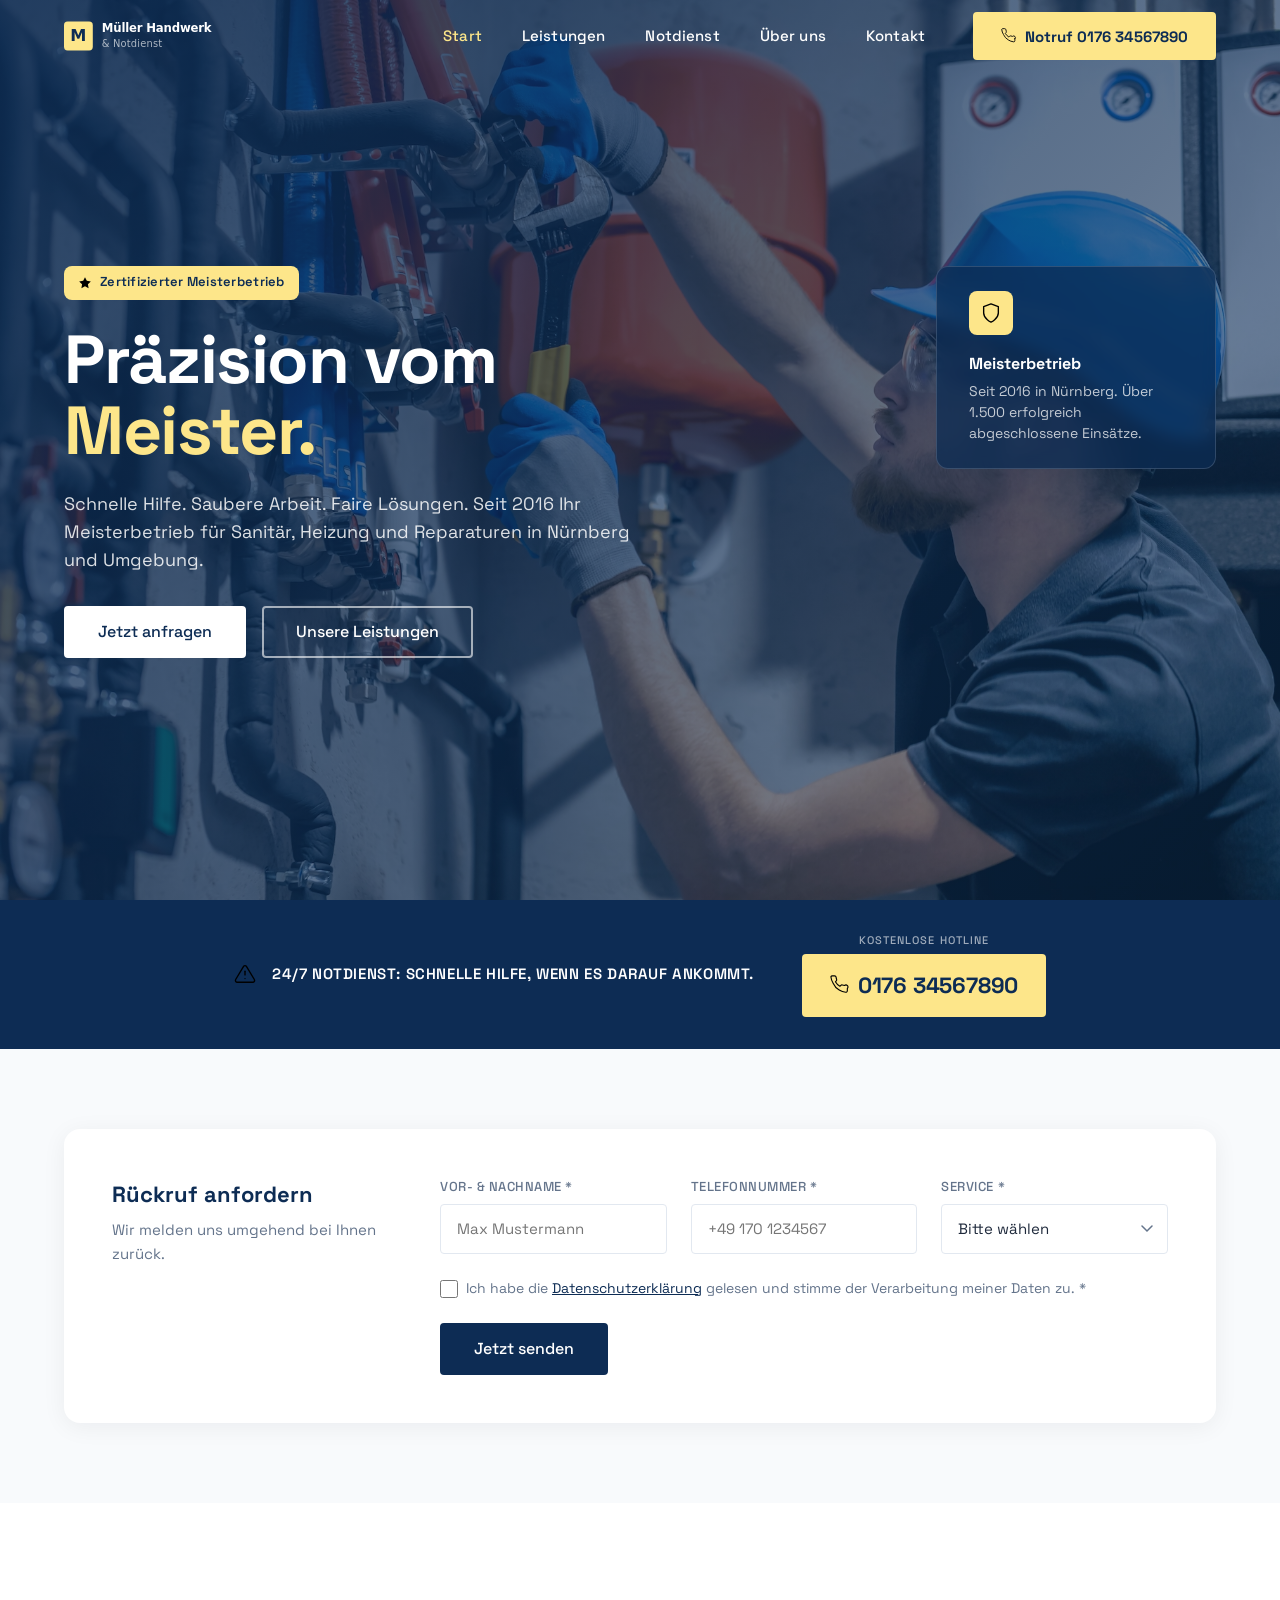
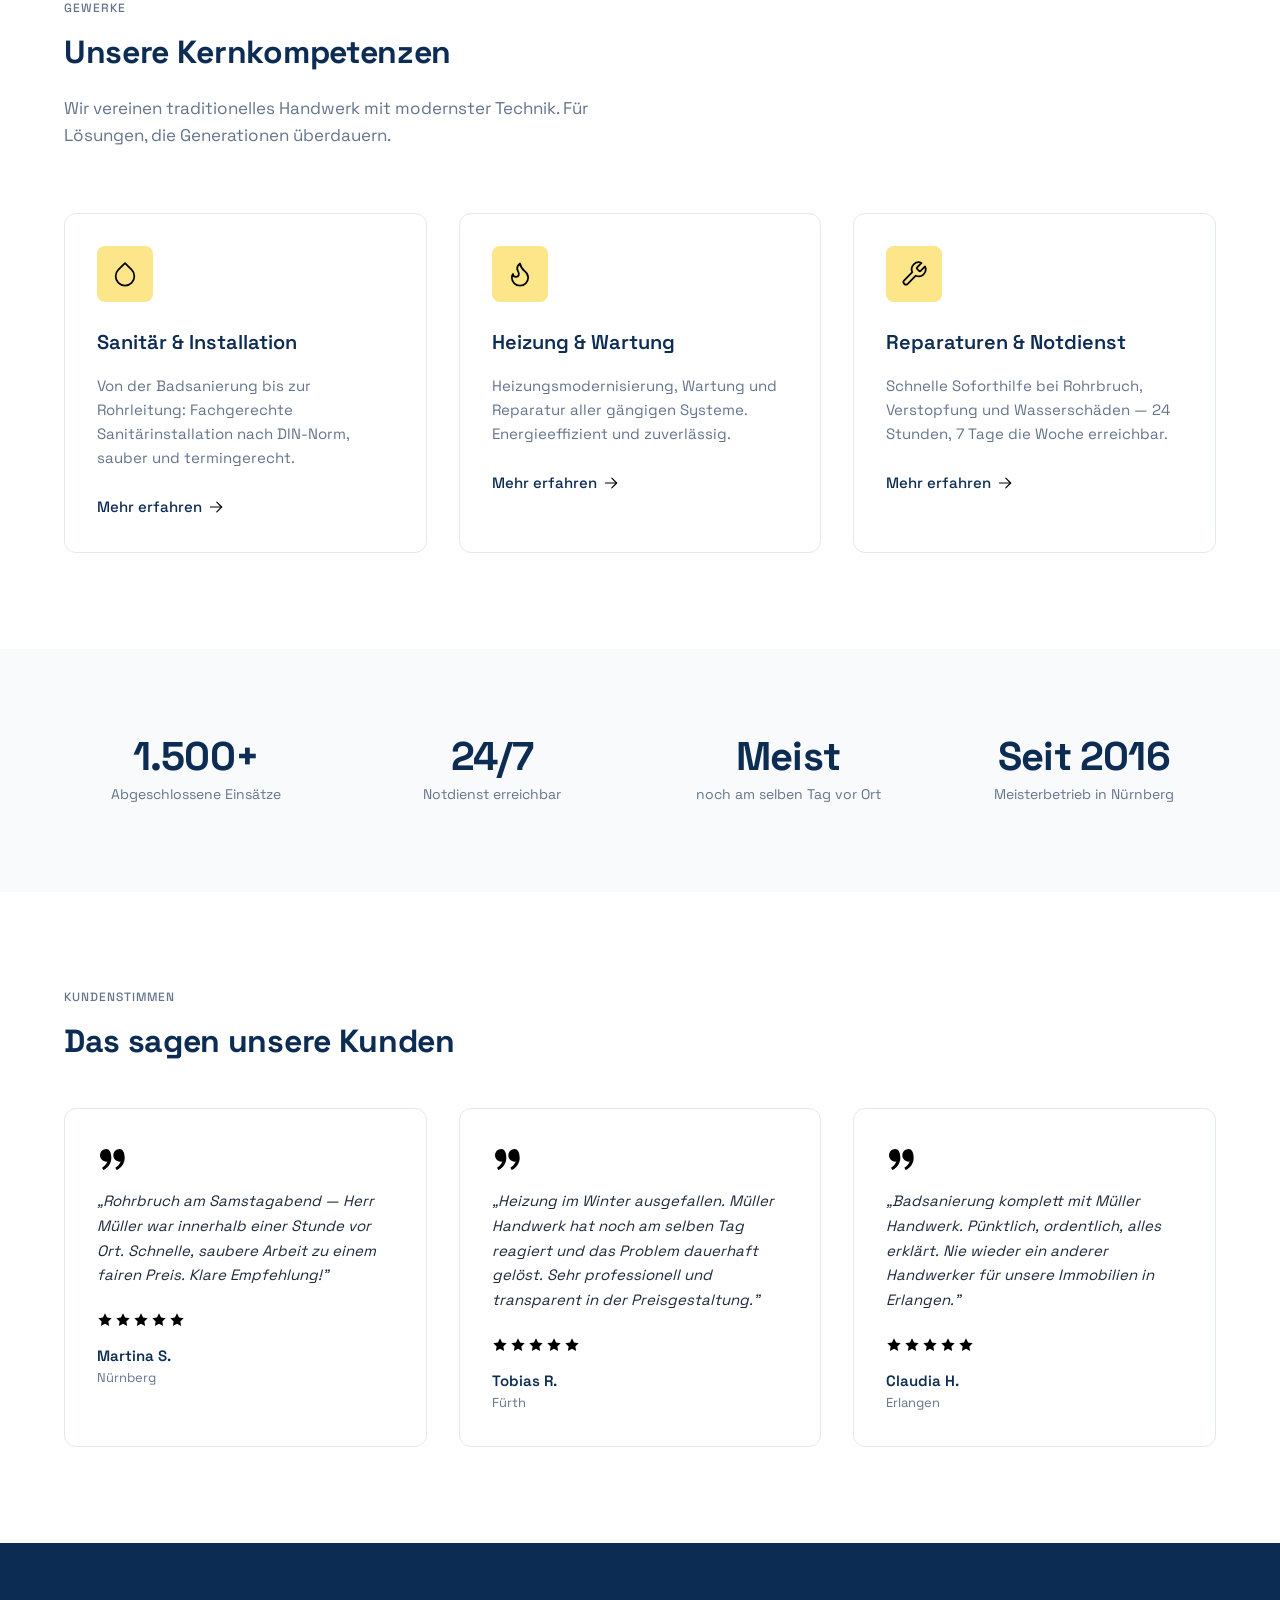
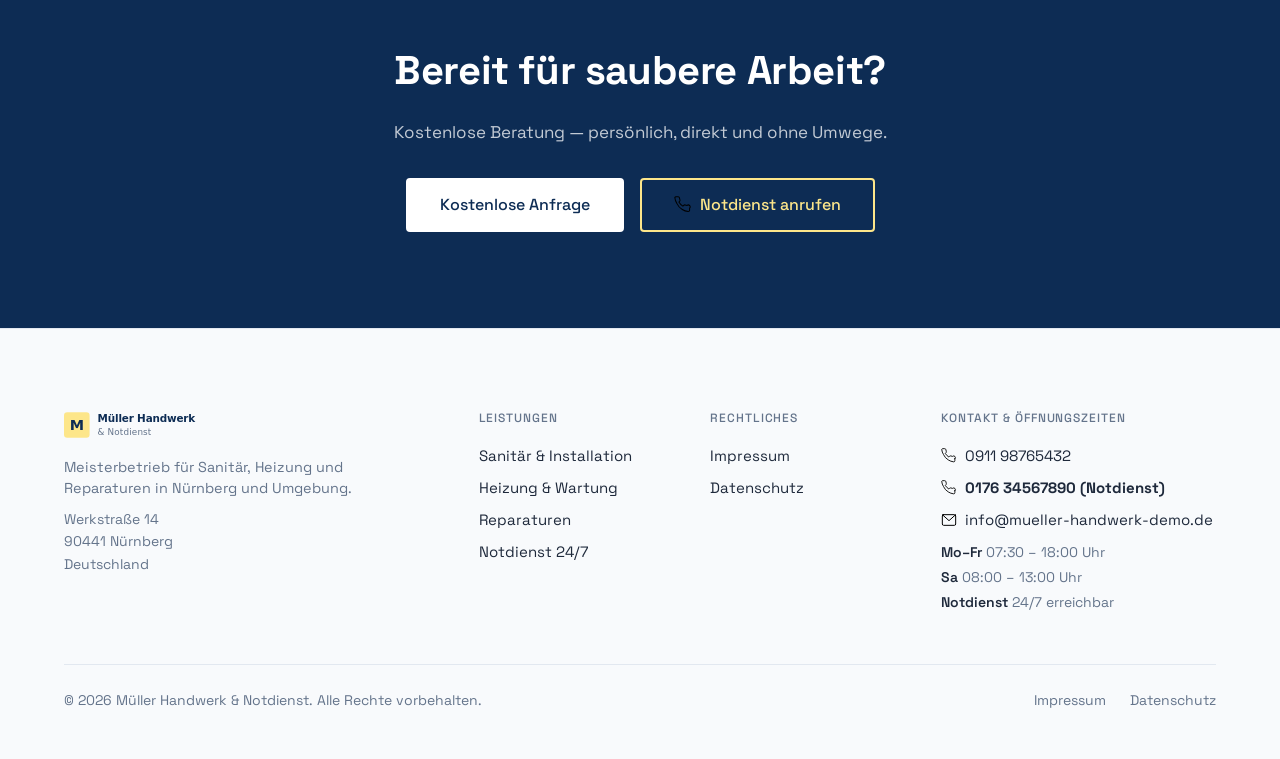
<file: index.html>
<!DOCTYPE html>
<html lang="de">
<head>
  <meta charset="UTF-8">
  <meta name="viewport" content="width=device-width, initial-scale=1.0">
  <meta name="description" content="Müller Handwerk & Notdienst — Meisterbetrieb für Sanitär, Heizung & Reparaturen in Nürnberg. 24/7 Notdienst bei Rohrbruch & Wasserschäden. Jetzt anrufen: 0176 34567890.">
  <meta name="robots" content="index, follow">
  <title>Müller Handwerk & Notdienst | Meisterbetrieb Nürnberg</title>

  <link rel="canonical" href="https://handwerkerdemo.netlify.app/">

  <link rel="icon" type="image/svg+xml" href="/favicon.svg">
  <link rel="icon" type="image/png" sizes="32x32" href="/favicon-32x32.png">
  <link rel="apple-touch-icon" sizes="180x180" href="/apple-touch-icon.png">
  <link rel="manifest" href="/site.webmanifest">

  <meta property="og:title" content="Müller Handwerk & Notdienst | Meisterbetrieb Nürnberg">
  <meta property="og:description" content="Schnelle Hilfe. Saubere Arbeit. Faire Lösungen. Sanitär, Heizung & 24/7 Notdienst in Nürnberg und Umgebung.">
  <meta property="og:type" content="website">
  <meta property="og:url" content="https://handwerkerdemo.netlify.app/">
  <meta property="og:image" content="https://handwerkerdemo.netlify.app/assets/images/og-image.jpg">
  <meta property="og:locale" content="de_DE">
  <meta property="og:site_name" content="Müller Handwerk & Notdienst">

  <script type="application/ld+json">
  {
    "@context": "https://schema.org",
    "@type": "Plumber",
    "name": "Müller Handwerk & Notdienst",
    "image": "https://handwerkerdemo.netlify.app/assets/images/og-image.jpg",
    "description": "Meisterbetrieb für Sanitär, Heizung und Reparaturen in Nürnberg — inkl. 24/7 Notdienst.",
    "address": {
      "@type": "PostalAddress",
      "streetAddress": "Werkstraße 14",
      "postalCode": "90441",
      "addressLocality": "Nürnberg",
      "addressCountry": "DE"
    },
    "telephone": "+4991198765432",
    "email": "info@mueller-handwerk-demo.de",
    "url": "https://handwerkerdemo.netlify.app",
    "foundingDate": "2016",
    "openingHoursSpecification": [
      {
        "@type": "OpeningHoursSpecification",
        "dayOfWeek": ["Monday","Tuesday","Wednesday","Thursday","Friday"],
        "opens": "07:30",
        "closes": "18:00"
      },
      {
        "@type": "OpeningHoursSpecification",
        "dayOfWeek": ["Saturday"],
        "opens": "08:00",
        "closes": "13:00"
      }
    ],
    "areaServed": ["Nürnberg","Fürth","Erlangen","Schwabach"],
    "priceRange": "€€"
  }
  </script>

  <link rel="preload" href="/assets/fonts/space-grotesk-regular.woff2" as="font" type="font/woff2" crossorigin>
  <link rel="preload" href="/assets/fonts/space-grotesk-bold.woff2" as="font" type="font/woff2" crossorigin>
  <link rel="preload" as="image" href="/assets/images/hero-01-desktop.webp" media="(min-width: 1024px)">
  <link rel="preload" as="image" href="/assets/images/hero-01-tablet.webp" media="(min-width: 768px) and (max-width: 1023px)">
  <link rel="preload" as="image" href="/assets/images/hero-01-mobile.webp" media="(max-width: 767px)">
  <link rel="stylesheet" href="/style.css">
</head>
<body>

  <a href="#main-content" class="skip-link">Zum Inhalt springen</a>

  <!-- Header -->
  <header class="site-header">
    <div class="container">
      <a href="/" class="site-logo" aria-label="Müller Handwerk & Notdienst — Startseite">
        <img src="/assets/logo/logo-light.svg" alt="Müller Handwerk & Notdienst" width="230" height="36">
      </a>
      <nav class="site-nav" aria-label="Hauptnavigation">
        <ul class="nav-list" id="main-menu" role="list">
          <li><a href="/" aria-current="page">Start</a></li>
          <li><a href="/leistungen.html">Leistungen</a></li>
          <li><a href="/notdienst.html">Notdienst</a></li>
          <li><a href="/ueber-uns.html">Über uns</a></li>
          <li><a href="/kontakt.html">Kontakt</a></li>
        </ul>
        <a href="tel:+4917634567890" class="btn btn-emergency nav-cta" aria-label="Notruf anrufen: 0176 34567890">
          <img src="/assets/icons/phone.svg" alt="" aria-hidden="true" width="16" height="16">
          Notruf 0176 34567890
        </a>
        <button class="menu-toggle" type="button" aria-expanded="false" aria-controls="mobile-menu" aria-label="Menü öffnen">
          <img src="/assets/icons/menu.svg" alt="" aria-hidden="true" width="24" height="24" class="icon-menu">
          <img src="/assets/icons/close.svg" alt="" aria-hidden="true" width="24" height="24" class="icon-close">
        </button>
      </nav>
    </div>
  </header>

  <!-- Mobile Menu -->
  <nav id="mobile-menu" class="mobile-menu" aria-label="Mobile Navigation">
    <a href="/" aria-current="page">Start</a>
    <a href="/leistungen.html">Leistungen</a>
    <a href="/notdienst.html">Notdienst</a>
    <a href="/ueber-uns.html">Über uns</a>
    <a href="/kontakt.html">Kontakt</a>
    <div class="mobile-menu-cta">
      <a href="tel:+4917634567890" class="btn btn-emergency btn-block btn-lg">
        <img src="/assets/icons/phone.svg" alt="" aria-hidden="true" width="18" height="18">
        Notruf: 0176 34567890
      </a>
    </div>
  </nav>

  <main id="main-content">

    <!-- Hero Section -->
    <section class="hero" aria-label="Hero">
      <div class="hero-bg" role="presentation">
        <picture>
          <source media="(min-width: 1024px)" srcset="/assets/images/hero-01-desktop.webp" type="image/webp">
          <source media="(min-width: 768px)" srcset="/assets/images/hero-01-tablet.webp" type="image/webp">
          <img
            src="/assets/images/hero-01-mobile.webp"
            alt="Handwerker Meister Daniel Müller bei der Arbeit"
            width="1920" height="1080"
            loading="eager"
            fetchpriority="high">
        </picture>
        <div class="hero-overlay" aria-hidden="true"></div>
      </div>
      <div class="hero-content">
        <div class="container">
          <div class="hero-main">
            <div class="hero-badge" role="note">
              <img src="/assets/icons/star.svg" alt="" aria-hidden="true" width="14" height="14">
              Zertifizierter Meisterbetrieb
            </div>
            <h1 class="hero-headline">
              Präzision vom<br><em>Meister.</em>
            </h1>
            <p class="hero-subline">
              Schnelle Hilfe. Saubere Arbeit. Faire Lösungen. Seit 2016 Ihr Meisterbetrieb für Sanitär, Heizung und Reparaturen in Nürnberg und Umgebung.
            </p>
            <div class="hero-actions">
              <a href="/kontakt.html" class="btn btn-solid-light btn-lg">Jetzt anfragen</a>
              <a href="/leistungen.html" class="btn btn-outline-light btn-lg">Unsere Leistungen</a>
            </div>
          </div>
          <div class="hero-info-card" role="complementary" aria-label="Betriebsinfo">
            <div class="hero-info-card-icon" aria-hidden="true">
              <img src="/assets/icons/shield.svg" alt="" width="22" height="22">
            </div>
            <h3>Meisterbetrieb</h3>
            <p>Seit 2016 in Nürnberg. Über 1.500 erfolgreich abgeschlossene Einsätze.</p>
          </div>
        </div>
      </div>
    </section>

    <!-- Notdienst-Leiste -->
    <section class="notdienst-strip" aria-label="24/7 Notdienst">
      <div class="container">
        <div class="notdienst-strip-text">
          <img src="/assets/icons/warning.svg" alt="" aria-hidden="true" width="22" height="22">
          <p>24/7 Notdienst: Schnelle Hilfe, wenn es darauf ankommt.</p>
        </div>
        <div class="notdienst-cta">
          <span class="notdienst-cta-label">Kostenlose Hotline</span>
          <a href="tel:+4917634567890" class="notdienst-number" aria-label="Notfall-Hotline anrufen: 0176 34567890">
            <img src="/assets/icons/phone.svg" alt="" aria-hidden="true" width="20" height="20">
            0176 34567890
          </a>
        </div>
      </div>
    </section>

    <!-- Rückruf-Formular -->
    <section class="callback-section" aria-labelledby="callback-heading">
      <div class="container">
        <div class="callback-card">
          <div class="callback-header">
            <h2 id="callback-heading">Rückruf anfordern</h2>
            <p>Wir melden uns umgehend bei Ihnen zurück.</p>
          </div>
          <form
            class="callback-form"
            name="rueckruf"
            method="POST"
            data-netlify="true"
            netlify-honeypot="bot-field"
            aria-label="Rückruf-Formular"
          >
            <p class="hidden-honeypot" aria-hidden="true">
              <label>Nicht ausfüllen: <input name="bot-field" tabindex="-1" autocomplete="off"></label>
            </p>
            <div class="form-fields-inline">
              <div class="form-row">
                <label for="cb-name">Vor- &amp; Nachname <span aria-hidden="true">*</span></label>
                <input
                  type="text"
                  id="cb-name"
                  name="name"
                  placeholder="Max Mustermann"
                  required
                  autocomplete="name"
                  minlength="2"
                  maxlength="100">
                <span class="form-error" role="alert"></span>
              </div>
              <div class="form-row">
                <label for="cb-phone">Telefonnummer <span aria-hidden="true">*</span></label>
                <input
                  type="tel"
                  id="cb-phone"
                  name="telefon"
                  placeholder="+49 170 1234567"
                  required
                  autocomplete="tel"
                  maxlength="30">
                <span class="form-error" role="alert"></span>
              </div>
              <div class="form-row">
                <label for="cb-service">Service <span aria-hidden="true">*</span></label>
                <select id="cb-service" name="service" required>
                  <option value="" disabled selected>Bitte wählen</option>
                  <option value="Sanitär">Sanitär &amp; Installation</option>
                  <option value="Heizung">Heizung &amp; Wartung</option>
                  <option value="Reparatur">Reparatur</option>
                  <option value="Notdienst">Notdienst</option>
                  <option value="Sonstiges">Sonstiges</option>
                </select>
                <span class="form-error" role="alert"></span>
              </div>
            </div>
            <div class="checkbox-row">
              <input type="checkbox" id="cb-datenschutz" name="datenschutz" required>
              <label for="cb-datenschutz">
                Ich habe die <a href="/datenschutz.html">Datenschutzerklärung</a> gelesen und stimme der Verarbeitung meiner Daten zu. <span aria-hidden="true">*</span>
              </label>
              <span class="form-error" role="alert"></span>
            </div>
            <div>
              <button type="submit" class="btn btn-primary btn-lg">Jetzt senden</button>
            </div>
            <div class="form-success" role="alert">
              Vielen Dank! Wir melden uns in Kürze bei Ihnen.
            </div>
          </form>
        </div>
      </div>
    </section>

    <!-- Kernkompetenzen -->
    <section class="services-section" aria-labelledby="services-heading">
      <div class="container">
        <div class="services-intro">
          <span class="section-eyebrow">Gewerke</span>
          <h2 class="section-headline" id="services-heading">Unsere Kernkompetenzen</h2>
          <p class="section-intro">Wir vereinen traditionelles Handwerk mit modernster Technik. Für Lösungen, die Generationen überdauern.</p>
        </div>
        <div class="services-grid">
          <article class="service-card">
            <div class="service-icon" aria-hidden="true">
              <img src="/assets/icons/droplet.svg" alt="" width="28" height="28">
            </div>
            <h3>Sanitär &amp; Installation</h3>
            <p>Von der Badsanierung bis zur Rohrleitung: Fachgerechte Sanitärinstallation nach DIN-Norm, sauber und termingerecht.</p>
            <a href="/leistungen.html#sanitaer" class="service-link">
              Mehr erfahren
              <img src="/assets/icons/arrow.svg" alt="" aria-hidden="true" width="16" height="16">
            </a>
          </article>
          <article class="service-card">
            <div class="service-icon" aria-hidden="true">
              <img src="/assets/icons/flame.svg" alt="" width="28" height="28">
            </div>
            <h3>Heizung &amp; Wartung</h3>
            <p>Heizungsmodernisierung, Wartung und Reparatur aller gängigen Systeme. Energieeffizient und zuverlässig.</p>
            <a href="/leistungen.html#heizung" class="service-link">
              Mehr erfahren
              <img src="/assets/icons/arrow.svg" alt="" aria-hidden="true" width="16" height="16">
            </a>
          </article>
          <article class="service-card">
            <div class="service-icon" aria-hidden="true">
              <img src="/assets/icons/wrench.svg" alt="" width="28" height="28">
            </div>
            <h3>Reparaturen &amp; Notdienst</h3>
            <p>Schnelle Soforthilfe bei Rohrbruch, Verstopfung und Wasserschäden — 24 Stunden, 7 Tage die Woche erreichbar.</p>
            <a href="/notdienst.html" class="service-link">
              Mehr erfahren
              <img src="/assets/icons/arrow.svg" alt="" aria-hidden="true" width="16" height="16">
            </a>
          </article>
        </div>
      </div>
    </section>

    <!-- Trust-Zahlen -->
    <section class="trust-section" aria-label="Zahlen und Fakten">
      <div class="container">
        <div class="trust-grid">
          <div class="trust-item">
            <span class="trust-number">1.500+</span>
            <span class="trust-label">Abgeschlossene Einsätze</span>
          </div>
          <div class="trust-item">
            <span class="trust-number">24/7</span>
            <span class="trust-label">Notdienst erreichbar</span>
          </div>
          <div class="trust-item">
            <span class="trust-number">Meist</span>
            <span class="trust-label">noch am selben Tag vor Ort</span>
          </div>
          <div class="trust-item">
            <span class="trust-number">Seit 2016</span>
            <span class="trust-label">Meisterbetrieb in Nürnberg</span>
          </div>
        </div>
      </div>
    </section>

    <!-- Bewertungen -->
    <section class="reviews-section" aria-labelledby="reviews-heading">
      <div class="container">
        <span class="section-eyebrow">Kundenstimmen</span>
        <h2 class="section-headline" id="reviews-heading">Das sagen unsere Kunden</h2>
        <div class="reviews-grid">
          <article class="review-card">
            <img src="/assets/icons/quote.svg" alt="" aria-hidden="true" class="review-quote-icon" width="32" height="32">
            <p class="review-text">„Rohrbruch am Samstagabend — Herr Müller war innerhalb einer Stunde vor Ort. Schnelle, saubere Arbeit zu einem fairen Preis. Klare Empfehlung!"</p>
            <div class="review-stars" aria-label="5 von 5 Sternen">
              <img src="/assets/icons/star.svg" alt="" aria-hidden="true" width="16" height="16">
              <img src="/assets/icons/star.svg" alt="" aria-hidden="true" width="16" height="16">
              <img src="/assets/icons/star.svg" alt="" aria-hidden="true" width="16" height="16">
              <img src="/assets/icons/star.svg" alt="" aria-hidden="true" width="16" height="16">
              <img src="/assets/icons/star.svg" alt="" aria-hidden="true" width="16" height="16">
            </div>
            <p class="review-author">Martina S.</p>
            <p class="review-location">Nürnberg</p>
          </article>
          <article class="review-card">
            <img src="/assets/icons/quote.svg" alt="" aria-hidden="true" class="review-quote-icon" width="32" height="32">
            <p class="review-text">„Heizung im Winter ausgefallen. Müller Handwerk hat noch am selben Tag reagiert und das Problem dauerhaft gelöst. Sehr professionell und transparent in der Preisgestaltung."</p>
            <div class="review-stars" aria-label="5 von 5 Sternen">
              <img src="/assets/icons/star.svg" alt="" aria-hidden="true" width="16" height="16">
              <img src="/assets/icons/star.svg" alt="" aria-hidden="true" width="16" height="16">
              <img src="/assets/icons/star.svg" alt="" aria-hidden="true" width="16" height="16">
              <img src="/assets/icons/star.svg" alt="" aria-hidden="true" width="16" height="16">
              <img src="/assets/icons/star.svg" alt="" aria-hidden="true" width="16" height="16">
            </div>
            <p class="review-author">Tobias R.</p>
            <p class="review-location">Fürth</p>
          </article>
          <article class="review-card">
            <img src="/assets/icons/quote.svg" alt="" aria-hidden="true" class="review-quote-icon" width="32" height="32">
            <p class="review-text">„Badsanierung komplett mit Müller Handwerk. Pünktlich, ordentlich, alles erklärt. Nie wieder ein anderer Handwerker für unsere Immobilien in Erlangen."</p>
            <div class="review-stars" aria-label="5 von 5 Sternen">
              <img src="/assets/icons/star.svg" alt="" aria-hidden="true" width="16" height="16">
              <img src="/assets/icons/star.svg" alt="" aria-hidden="true" width="16" height="16">
              <img src="/assets/icons/star.svg" alt="" aria-hidden="true" width="16" height="16">
              <img src="/assets/icons/star.svg" alt="" aria-hidden="true" width="16" height="16">
              <img src="/assets/icons/star.svg" alt="" aria-hidden="true" width="16" height="16">
            </div>
            <p class="review-author">Claudia H.</p>
            <p class="review-location">Erlangen</p>
          </article>
        </div>
      </div>
    </section>

    <!-- CTA-Block -->
    <section class="cta-block" aria-label="Kontakt aufnehmen">
      <div class="container">
        <h2>Bereit für saubere Arbeit?</h2>
        <p>Kostenlose Beratung — persönlich, direkt und ohne Umwege.</p>
        <div class="cta-actions">
          <a href="/kontakt.html" class="btn btn-solid-light btn-lg">Kostenlose Anfrage</a>
          <a href="tel:+4917634567890" class="btn btn-outline-amber btn-lg">
            <img src="/assets/icons/phone.svg" alt="" aria-hidden="true" width="18" height="18">
            Notdienst anrufen
          </a>
        </div>
      </div>
    </section>

  </main>

  <!-- Footer -->
  <footer class="site-footer">
    <div class="container">
      <div class="footer-grid">
        <div class="footer-brand">
          <img src="/assets/logo/logo.svg" alt="Müller Handwerk & Notdienst" class="footer-logo" width="200" height="32">
          <p class="footer-tagline">Meisterbetrieb für Sanitär, Heizung und Reparaturen in Nürnberg und Umgebung.</p>
          <address class="footer-address">
            Werkstraße 14<br>
            90441 Nürnberg<br>
            Deutschland
          </address>
        </div>
        <div>
          <span class="footer-col-title">Leistungen</span>
          <nav class="footer-links" aria-label="Leistungen">
            <a href="/leistungen.html#sanitaer">Sanitär &amp; Installation</a>
            <a href="/leistungen.html#heizung">Heizung &amp; Wartung</a>
            <a href="/leistungen.html#reparatur">Reparaturen</a>
            <a href="/notdienst.html">Notdienst 24/7</a>
          </nav>
        </div>
        <div>
          <span class="footer-col-title">Rechtliches</span>
          <nav class="footer-links" aria-label="Rechtliches">
            <a href="/impressum.html">Impressum</a>
            <a href="/datenschutz.html">Datenschutz</a>
          </nav>
        </div>
        <div>
          <span class="footer-col-title">Kontakt &amp; Öffnungszeiten</span>
          <div class="footer-contact">
            <a href="tel:+4991198765432" aria-label="Tagesgeschäft anrufen">
              <img src="/assets/icons/phone.svg" alt="" aria-hidden="true" width="16" height="16">
              0911 98765432
            </a>
            <a href="tel:+4917634567890" aria-label="Notdienst anrufen">
              <img src="/assets/icons/phone.svg" alt="" aria-hidden="true" width="16" height="16">
              <strong>0176 34567890 (Notdienst)</strong>
            </a>
            <a href="mailto:info@mueller-handwerk-demo.de" aria-label="E-Mail senden">
              <img src="/assets/icons/mail.svg" alt="" aria-hidden="true" width="16" height="16">
              info@mueller-handwerk-demo.de
            </a>
          </div>
          <div class="footer-hours">
            <strong>Mo–Fr</strong> 07:30 – 18:00 Uhr<br>
            <strong>Sa</strong> 08:00 – 13:00 Uhr<br>
            <strong>Notdienst</strong> 24/7 erreichbar
          </div>
        </div>
      </div>
      <div class="footer-bottom">
        <p class="footer-copyright">&copy; 2026 Müller Handwerk & Notdienst. Alle Rechte vorbehalten.</p>
        <nav class="footer-legal" aria-label="Rechtliche Links">
          <a href="/impressum.html">Impressum</a>
          <a href="/datenschutz.html">Datenschutz</a>
        </nav>
      </div>
    </div>
  </footer>

  <!-- Floating Emergency Button (Mobile) -->
  <a href="tel:+4917634567890" class="fab-emergency" aria-label="Notdienst anrufen: 0176 34567890">
    <img src="/assets/icons/phone.svg" alt="" aria-hidden="true" width="18" height="18">
    Notdienst
  </a>

  <script src="/script.js" defer></script>
</body>
</html>
</file>
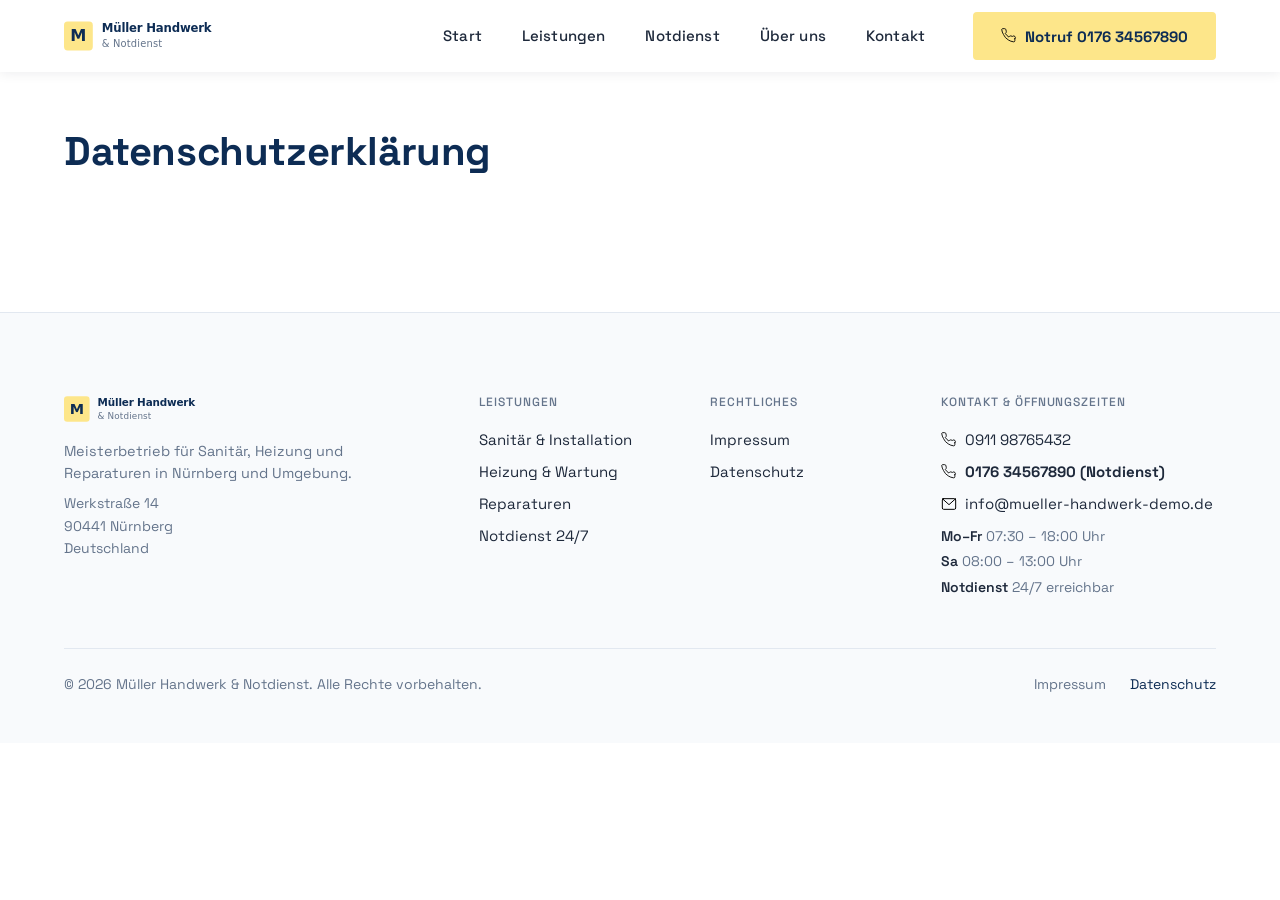
<file: datenschutz.html>
<!DOCTYPE html>
<html lang="de">
<head>
  <meta charset="UTF-8">
  <meta name="viewport" content="width=device-width, initial-scale=1.0">
  <meta name="description" content="Datenschutzerklärung von Müller Handwerk & Notdienst: Informationen zur Verarbeitung personenbezogener Daten nach DSGVO.">
  <meta name="robots" content="index, follow">
  <title>Datenschutz | Müller Handwerk & Notdienst</title>

  <link rel="canonical" href="https://handwerkerdemo.netlify.app/datenschutz.html">
  <link rel="icon" type="image/svg+xml" href="/favicon.svg">
  <link rel="icon" type="image/png" sizes="32x32" href="/favicon-32x32.png">
  <link rel="apple-touch-icon" sizes="180x180" href="/apple-touch-icon.png">
  <link rel="manifest" href="/site.webmanifest">

  <meta property="og:title" content="Datenschutz | Müller Handwerk & Notdienst">
  <meta property="og:description" content="Datenschutzerklärung von Müller Handwerk & Notdienst nach DSGVO.">
  <meta property="og:type" content="website">
  <meta property="og:url" content="https://handwerkerdemo.netlify.app/datenschutz.html">
  <meta property="og:image" content="https://handwerkerdemo.netlify.app/assets/images/og-image.jpg">
  <meta property="og:locale" content="de_DE">
  <meta property="og:site_name" content="Müller Handwerk & Notdienst">

  <link rel="preload" href="/assets/fonts/space-grotesk-regular.woff2" as="font" type="font/woff2" crossorigin>
  <link rel="stylesheet" href="/style.css">
</head>
<body data-header-scrolled="always">

  <a href="#main-content" class="skip-link">Zum Inhalt springen</a>

  <header class="site-header scrolled">
    <div class="container">
      <a href="/" class="site-logo" aria-label="Müller Handwerk & Notdienst — Startseite">
        <img src="/assets/logo/logo.svg" alt="Müller Handwerk & Notdienst" width="230" height="36">
      </a>
      <nav class="site-nav" aria-label="Hauptnavigation">
        <ul class="nav-list" id="main-menu" role="list">
          <li><a href="/">Start</a></li>
          <li><a href="/leistungen.html">Leistungen</a></li>
          <li><a href="/notdienst.html">Notdienst</a></li>
          <li><a href="/ueber-uns.html">Über uns</a></li>
          <li><a href="/kontakt.html">Kontakt</a></li>
        </ul>
        <a href="tel:+4917634567890" class="btn btn-emergency nav-cta" aria-label="Notruf anrufen: 0176 34567890">
          <img src="/assets/icons/phone.svg" alt="" aria-hidden="true" width="16" height="16">
          Notruf 0176 34567890
        </a>
        <button class="menu-toggle" type="button" aria-expanded="false" aria-controls="mobile-menu" aria-label="Menü öffnen">
          <img src="/assets/icons/menu.svg" alt="" aria-hidden="true" width="24" height="24" class="icon-menu">
          <img src="/assets/icons/close.svg" alt="" aria-hidden="true" width="24" height="24" class="icon-close">
        </button>
      </nav>
    </div>
  </header>

  <nav id="mobile-menu" class="mobile-menu" aria-label="Mobile Navigation">
    <a href="/">Start</a>
    <a href="/leistungen.html">Leistungen</a>
    <a href="/notdienst.html">Notdienst</a>
    <a href="/ueber-uns.html">Über uns</a>
    <a href="/kontakt.html">Kontakt</a>
    <div class="mobile-menu-cta">
      <a href="tel:+4917634567890" class="btn btn-emergency btn-block btn-lg">
        <img src="/assets/icons/phone.svg" alt="" aria-hidden="true" width="18" height="18">
        Notruf: 0176 34567890
      </a>
    </div>
  </nav>

  <main id="main-content">
    <section class="legal-page">
      <div class="container">
        <h1>Datenschutzerklärung</h1>
        <div class="legal-content">
          <!-- Inhalt wird vom Seitenbetreiber eingefügt -->
        </div>
      </div>
    </section>
  </main>

  <footer class="site-footer">
    <div class="container">
      <div class="footer-grid">
        <div class="footer-brand">
          <img src="/assets/logo/logo.svg" alt="Müller Handwerk & Notdienst" class="footer-logo" width="200" height="32">
          <p class="footer-tagline">Meisterbetrieb für Sanitär, Heizung und Reparaturen in Nürnberg und Umgebung.</p>
          <address class="footer-address">
            Werkstraße 14<br>90441 Nürnberg<br>Deutschland
          </address>
        </div>
        <div>
          <span class="footer-col-title">Leistungen</span>
          <nav class="footer-links" aria-label="Leistungen">
            <a href="/leistungen.html#sanitaer">Sanitär &amp; Installation</a>
            <a href="/leistungen.html#heizung">Heizung &amp; Wartung</a>
            <a href="/leistungen.html#reparatur">Reparaturen</a>
            <a href="/notdienst.html">Notdienst 24/7</a>
          </nav>
        </div>
        <div>
          <span class="footer-col-title">Rechtliches</span>
          <nav class="footer-links" aria-label="Rechtliches">
            <a href="/impressum.html">Impressum</a>
            <a href="/datenschutz.html" aria-current="page">Datenschutz</a>
          </nav>
        </div>
        <div>
          <span class="footer-col-title">Kontakt &amp; Öffnungszeiten</span>
          <div class="footer-contact">
            <a href="tel:+4991198765432"><img src="/assets/icons/phone.svg" alt="" aria-hidden="true" width="16" height="16">0911 98765432</a>
            <a href="tel:+4917634567890"><img src="/assets/icons/phone.svg" alt="" aria-hidden="true" width="16" height="16"><strong>0176 34567890 (Notdienst)</strong></a>
            <a href="mailto:info@mueller-handwerk-demo.de"><img src="/assets/icons/mail.svg" alt="" aria-hidden="true" width="16" height="16">info@mueller-handwerk-demo.de</a>
          </div>
          <div class="footer-hours">
            <strong>Mo–Fr</strong> 07:30 – 18:00 Uhr<br>
            <strong>Sa</strong> 08:00 – 13:00 Uhr<br>
            <strong>Notdienst</strong> 24/7 erreichbar
          </div>
        </div>
      </div>
      <div class="footer-bottom">
        <p class="footer-copyright">&copy; 2026 Müller Handwerk & Notdienst. Alle Rechte vorbehalten.</p>
        <nav class="footer-legal" aria-label="Rechtliche Links">
          <a href="/impressum.html">Impressum</a>
          <a href="/datenschutz.html" aria-current="page">Datenschutz</a>
        </nav>
      </div>
    </div>
  </footer>

  <script src="/script.js" defer></script>
</body>
</html>
</file>
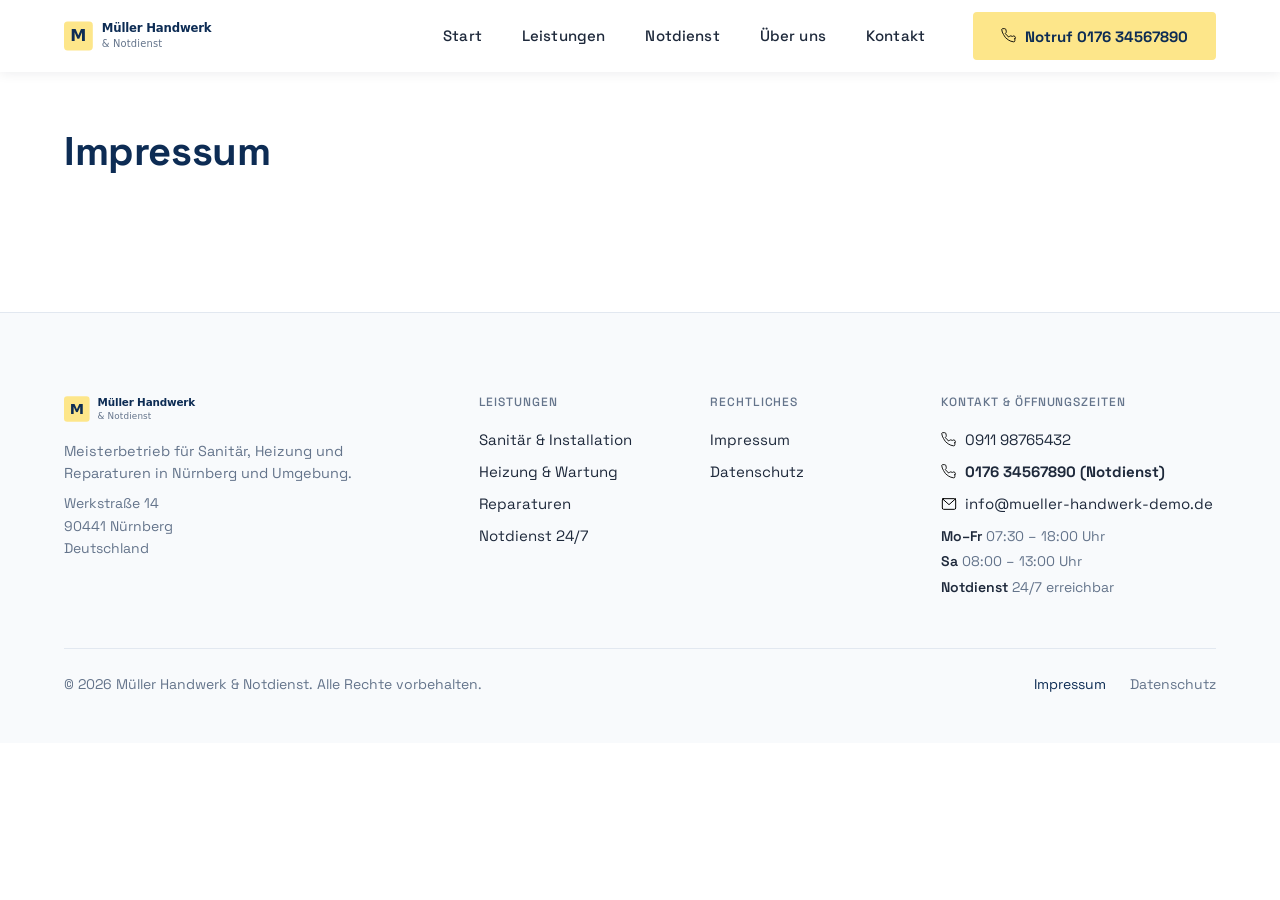
<file: impressum.html>
<!DOCTYPE html>
<html lang="de">
<head>
  <meta charset="UTF-8">
  <meta name="viewport" content="width=device-width, initial-scale=1.0">
  <meta name="description" content="Impressum von Müller Handwerk & Notdienst mit Angaben gemäß § 5 TMG.">
  <meta name="robots" content="index, follow">
  <title>Impressum | Müller Handwerk & Notdienst</title>

  <link rel="canonical" href="https://handwerkerdemo.netlify.app/impressum.html">
  <link rel="icon" type="image/svg+xml" href="/favicon.svg">
  <link rel="icon" type="image/png" sizes="32x32" href="/favicon-32x32.png">
  <link rel="apple-touch-icon" sizes="180x180" href="/apple-touch-icon.png">
  <link rel="manifest" href="/site.webmanifest">

  <meta property="og:title" content="Impressum | Müller Handwerk & Notdienst">
  <meta property="og:description" content="Impressum von Müller Handwerk & Notdienst mit Angaben gemäß § 5 TMG.">
  <meta property="og:type" content="website">
  <meta property="og:url" content="https://handwerkerdemo.netlify.app/impressum.html">
  <meta property="og:image" content="https://handwerkerdemo.netlify.app/assets/images/og-image.jpg">
  <meta property="og:locale" content="de_DE">
  <meta property="og:site_name" content="Müller Handwerk & Notdienst">

  <link rel="preload" href="/assets/fonts/space-grotesk-regular.woff2" as="font" type="font/woff2" crossorigin>
  <link rel="stylesheet" href="/style.css">
</head>
<body data-header-scrolled="always">

  <a href="#main-content" class="skip-link">Zum Inhalt springen</a>

  <header class="site-header scrolled">
    <div class="container">
      <a href="/" class="site-logo" aria-label="Müller Handwerk & Notdienst — Startseite">
        <img src="/assets/logo/logo.svg" alt="Müller Handwerk & Notdienst" width="230" height="36">
      </a>
      <nav class="site-nav" aria-label="Hauptnavigation">
        <ul class="nav-list" id="main-menu" role="list">
          <li><a href="/">Start</a></li>
          <li><a href="/leistungen.html">Leistungen</a></li>
          <li><a href="/notdienst.html">Notdienst</a></li>
          <li><a href="/ueber-uns.html">Über uns</a></li>
          <li><a href="/kontakt.html">Kontakt</a></li>
        </ul>
        <a href="tel:+4917634567890" class="btn btn-emergency nav-cta" aria-label="Notruf anrufen: 0176 34567890">
          <img src="/assets/icons/phone.svg" alt="" aria-hidden="true" width="16" height="16">
          Notruf 0176 34567890
        </a>
        <button class="menu-toggle" type="button" aria-expanded="false" aria-controls="mobile-menu" aria-label="Menü öffnen">
          <img src="/assets/icons/menu.svg" alt="" aria-hidden="true" width="24" height="24" class="icon-menu">
          <img src="/assets/icons/close.svg" alt="" aria-hidden="true" width="24" height="24" class="icon-close">
        </button>
      </nav>
    </div>
  </header>

  <nav id="mobile-menu" class="mobile-menu" aria-label="Mobile Navigation">
    <a href="/">Start</a>
    <a href="/leistungen.html">Leistungen</a>
    <a href="/notdienst.html">Notdienst</a>
    <a href="/ueber-uns.html">Über uns</a>
    <a href="/kontakt.html">Kontakt</a>
    <div class="mobile-menu-cta">
      <a href="tel:+4917634567890" class="btn btn-emergency btn-block btn-lg">
        <img src="/assets/icons/phone.svg" alt="" aria-hidden="true" width="18" height="18">
        Notruf: 0176 34567890
      </a>
    </div>
  </nav>

  <main id="main-content">
    <section class="legal-page">
      <div class="container">
        <h1>Impressum</h1>
        <div class="legal-content">
          <!-- Inhalt wird vom Seitenbetreiber eingefügt -->
        </div>
      </div>
    </section>
  </main>

  <footer class="site-footer">
    <div class="container">
      <div class="footer-grid">
        <div class="footer-brand">
          <img src="/assets/logo/logo.svg" alt="Müller Handwerk & Notdienst" class="footer-logo" width="200" height="32">
          <p class="footer-tagline">Meisterbetrieb für Sanitär, Heizung und Reparaturen in Nürnberg und Umgebung.</p>
          <address class="footer-address">
            Werkstraße 14<br>90441 Nürnberg<br>Deutschland
          </address>
        </div>
        <div>
          <span class="footer-col-title">Leistungen</span>
          <nav class="footer-links" aria-label="Leistungen">
            <a href="/leistungen.html#sanitaer">Sanitär &amp; Installation</a>
            <a href="/leistungen.html#heizung">Heizung &amp; Wartung</a>
            <a href="/leistungen.html#reparatur">Reparaturen</a>
            <a href="/notdienst.html">Notdienst 24/7</a>
          </nav>
        </div>
        <div>
          <span class="footer-col-title">Rechtliches</span>
          <nav class="footer-links" aria-label="Rechtliches">
            <a href="/impressum.html" aria-current="page">Impressum</a>
            <a href="/datenschutz.html">Datenschutz</a>
          </nav>
        </div>
        <div>
          <span class="footer-col-title">Kontakt &amp; Öffnungszeiten</span>
          <div class="footer-contact">
            <a href="tel:+4991198765432"><img src="/assets/icons/phone.svg" alt="" aria-hidden="true" width="16" height="16">0911 98765432</a>
            <a href="tel:+4917634567890"><img src="/assets/icons/phone.svg" alt="" aria-hidden="true" width="16" height="16"><strong>0176 34567890 (Notdienst)</strong></a>
            <a href="mailto:info@mueller-handwerk-demo.de"><img src="/assets/icons/mail.svg" alt="" aria-hidden="true" width="16" height="16">info@mueller-handwerk-demo.de</a>
          </div>
          <div class="footer-hours">
            <strong>Mo–Fr</strong> 07:30 – 18:00 Uhr<br>
            <strong>Sa</strong> 08:00 – 13:00 Uhr<br>
            <strong>Notdienst</strong> 24/7 erreichbar
          </div>
        </div>
      </div>
      <div class="footer-bottom">
        <p class="footer-copyright">&copy; 2026 Müller Handwerk & Notdienst. Alle Rechte vorbehalten.</p>
        <nav class="footer-legal" aria-label="Rechtliche Links">
          <a href="/impressum.html" aria-current="page">Impressum</a>
          <a href="/datenschutz.html">Datenschutz</a>
        </nav>
      </div>
    </div>
  </footer>

  <script src="/script.js" defer></script>
</body>
</html>
</file>
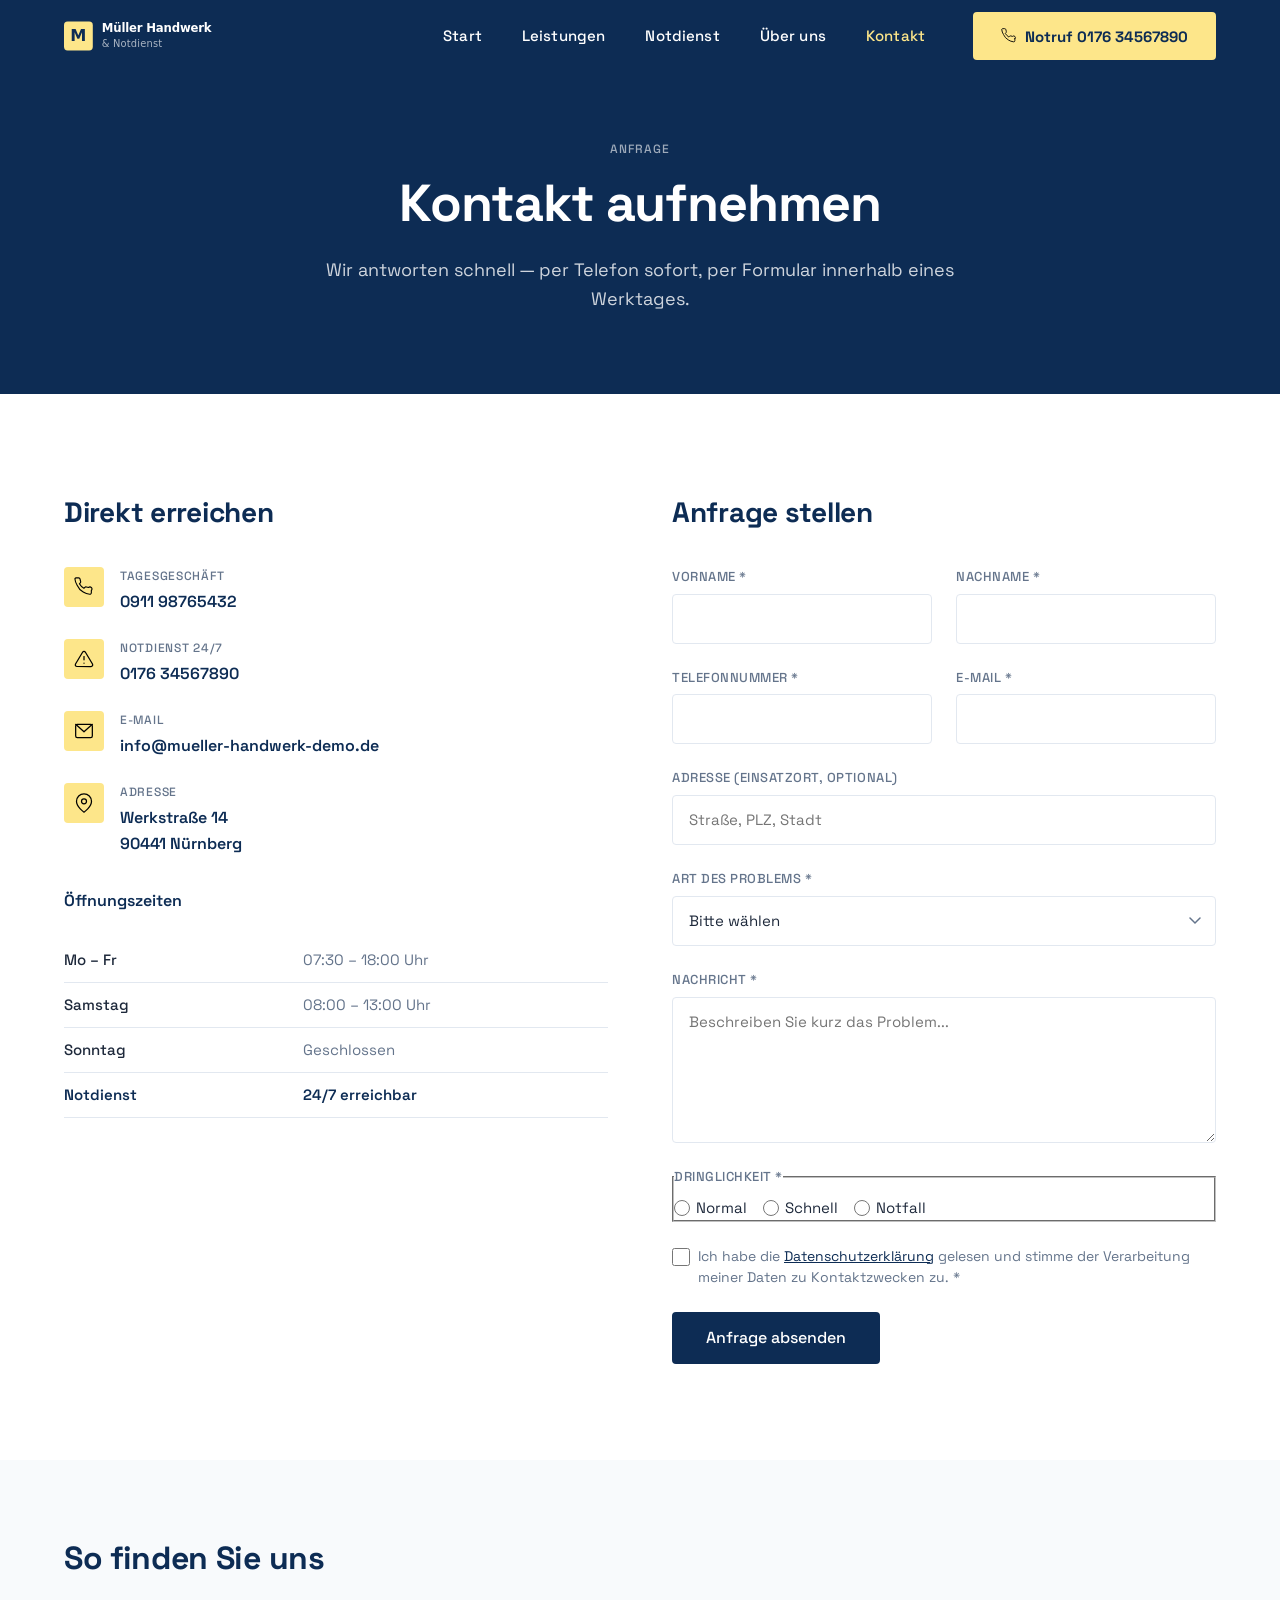
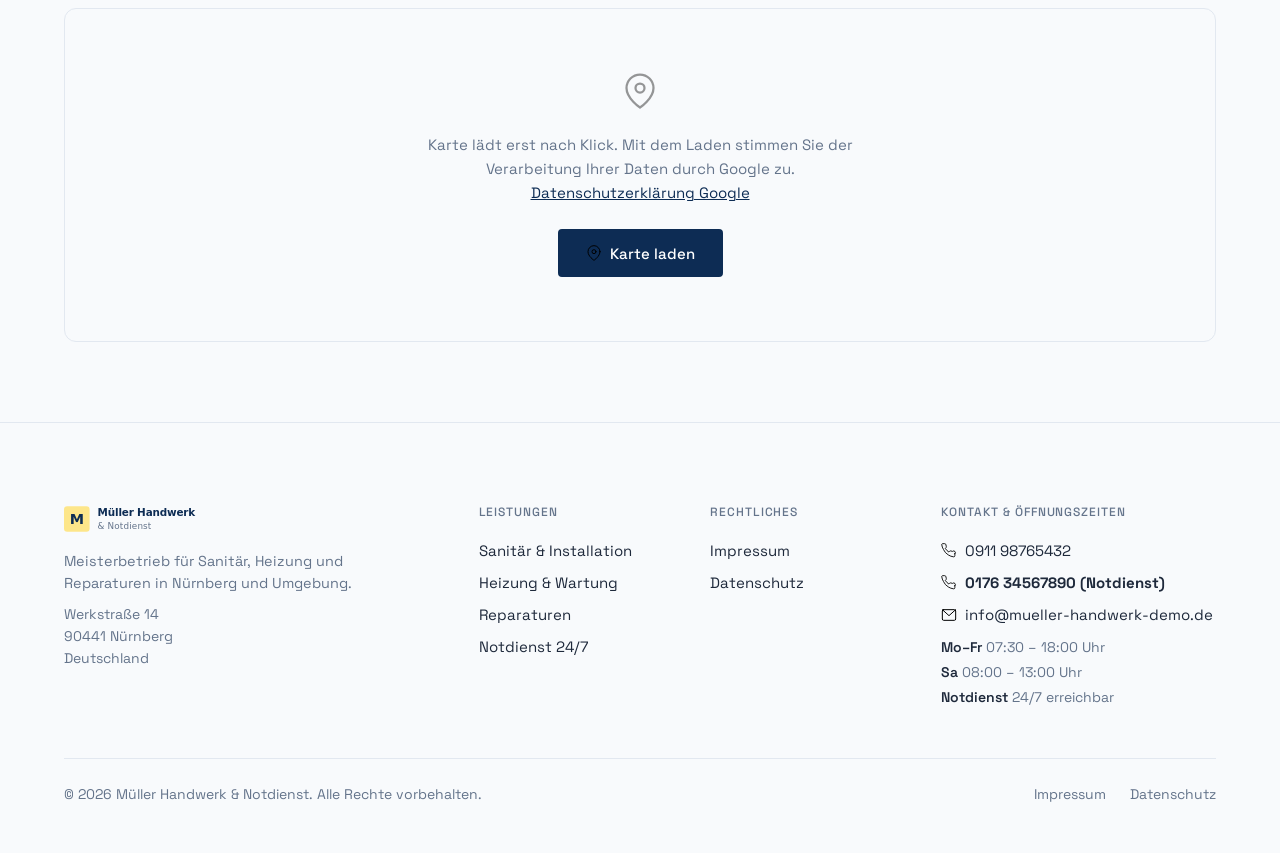
<file: kontakt.html>
<!DOCTYPE html>
<html lang="de">
<head>
  <meta charset="UTF-8">
  <meta name="viewport" content="width=device-width, initial-scale=1.0">
  <meta name="description" content="Kontakt zu Müller Handwerk & Notdienst in Nürnberg. Formular, Telefon, Adresse und Öffnungszeiten. Schnelle Hilfe bei Sanitär, Heizung und Notfällen.">
  <meta name="robots" content="index, follow">
  <title>Kontakt | Müller Handwerk & Notdienst</title>

  <link rel="canonical" href="https://handwerkerdemo.netlify.app/kontakt.html">
  <link rel="icon" type="image/svg+xml" href="/favicon.svg">
  <link rel="icon" type="image/png" sizes="32x32" href="/favicon-32x32.png">
  <link rel="apple-touch-icon" sizes="180x180" href="/apple-touch-icon.png">
  <link rel="manifest" href="/site.webmanifest">

  <meta property="og:title" content="Kontakt | Müller Handwerk & Notdienst">
  <meta property="og:description" content="Schreiben Sie uns oder rufen Sie an — Müller Handwerk & Notdienst in Nürnberg.">
  <meta property="og:type" content="website">
  <meta property="og:url" content="https://handwerkerdemo.netlify.app/kontakt.html">
  <meta property="og:image" content="https://handwerkerdemo.netlify.app/assets/images/og-image.jpg">
  <meta property="og:locale" content="de_DE">
  <meta property="og:site_name" content="Müller Handwerk & Notdienst">

  <link rel="preload" href="/assets/fonts/space-grotesk-regular.woff2" as="font" type="font/woff2" crossorigin>
  <link rel="preload" href="/assets/fonts/space-grotesk-bold.woff2" as="font" type="font/woff2" crossorigin>
  <link rel="stylesheet" href="/style.css">
</head>
<body>

  <a href="#main-content" class="skip-link">Zum Inhalt springen</a>

  <header class="site-header scrolled">
    <div class="container">
      <a href="/" class="site-logo" aria-label="Müller Handwerk & Notdienst — Startseite">
        <img src="/assets/logo/logo.svg" alt="Müller Handwerk & Notdienst" width="230" height="36">
      </a>
      <nav class="site-nav" aria-label="Hauptnavigation">
        <ul class="nav-list" id="main-menu" role="list">
          <li><a href="/">Start</a></li>
          <li><a href="/leistungen.html">Leistungen</a></li>
          <li><a href="/notdienst.html">Notdienst</a></li>
          <li><a href="/ueber-uns.html">Über uns</a></li>
          <li><a href="/kontakt.html" aria-current="page">Kontakt</a></li>
        </ul>
        <a href="tel:+4917634567890" class="btn btn-emergency nav-cta" aria-label="Notruf anrufen: 0176 34567890">
          <img src="/assets/icons/phone.svg" alt="" aria-hidden="true" width="16" height="16">
          Notruf 0176 34567890
        </a>
        <button class="menu-toggle" type="button" aria-expanded="false" aria-controls="mobile-menu" aria-label="Menü öffnen">
          <img src="/assets/icons/menu.svg" alt="" aria-hidden="true" width="24" height="24" class="icon-menu">
          <img src="/assets/icons/close.svg" alt="" aria-hidden="true" width="24" height="24" class="icon-close">
        </button>
      </nav>
    </div>
  </header>

  <nav id="mobile-menu" class="mobile-menu" aria-label="Mobile Navigation">
    <a href="/">Start</a>
    <a href="/leistungen.html">Leistungen</a>
    <a href="/notdienst.html">Notdienst</a>
    <a href="/ueber-uns.html">Über uns</a>
    <a href="/kontakt.html" aria-current="page">Kontakt</a>
    <div class="mobile-menu-cta">
      <a href="tel:+4917634567890" class="btn btn-emergency btn-block btn-lg">
        <img src="/assets/icons/phone.svg" alt="" aria-hidden="true" width="18" height="18">
        Notruf: 0176 34567890
      </a>
    </div>
  </nav>

  <main id="main-content">

    <!-- Page Hero -->
    <section class="page-hero" aria-label="Seitenkopf Kontakt">
      <div class="container">
        <span class="section-eyebrow" style="color: rgba(255,255,255,0.6);">Anfrage</span>
        <h1>Kontakt aufnehmen</h1>
        <p>Wir antworten schnell — per Telefon sofort, per Formular innerhalb eines Werktages.</p>
      </div>
    </section>

    <!-- Kontakt-Inhalt -->
    <section class="contact-section" aria-label="Kontaktinformationen und Formular">
      <div class="container">
        <div class="contact-grid">

          <!-- Kontakt-Info -->
          <div class="contact-info">
            <h2>Direkt erreichen</h2>

            <div class="contact-detail">
              <div class="contact-detail-icon" aria-hidden="true">
                <img src="/assets/icons/phone.svg" alt="" width="20" height="20">
              </div>
              <div>
                <p class="contact-detail-label">Tagesgeschäft</p>
                <p class="contact-detail-value"><a href="tel:+4991198765432">0911 98765432</a></p>
              </div>
            </div>

            <div class="contact-detail">
              <div class="contact-detail-icon" aria-hidden="true">
                <img src="/assets/icons/warning.svg" alt="" width="20" height="20">
              </div>
              <div>
                <p class="contact-detail-label">Notdienst 24/7</p>
                <p class="contact-detail-value"><a href="tel:+4917634567890">0176 34567890</a></p>
              </div>
            </div>

            <div class="contact-detail">
              <div class="contact-detail-icon" aria-hidden="true">
                <img src="/assets/icons/mail.svg" alt="" width="20" height="20">
              </div>
              <div>
                <p class="contact-detail-label">E-Mail</p>
                <p class="contact-detail-value"><a href="mailto:info@mueller-handwerk-demo.de">info@mueller-handwerk-demo.de</a></p>
              </div>
            </div>

            <div class="contact-detail">
              <div class="contact-detail-icon" aria-hidden="true">
                <img src="/assets/icons/location.svg" alt="" width="20" height="20">
              </div>
              <div>
                <p class="contact-detail-label">Adresse</p>
                <address class="contact-detail-value" style="font-style:normal;">
                  Werkstraße 14<br>90441 Nürnberg
                </address>
              </div>
            </div>

            <h3 style="font-size:1rem; font-weight:600; color:var(--color-primary); margin-top:var(--space-4); margin-bottom:var(--space-2);">Öffnungszeiten</h3>
            <table class="contact-hours-table" aria-label="Öffnungszeiten">
              <tbody>
                <tr>
                  <td>Mo – Fr</td>
                  <td>07:30 – 18:00 Uhr</td>
                </tr>
                <tr>
                  <td>Samstag</td>
                  <td>08:00 – 13:00 Uhr</td>
                </tr>
                <tr>
                  <td>Sonntag</td>
                  <td>Geschlossen</td>
                </tr>
                <tr class="notdienst-row">
                  <td>Notdienst</td>
                  <td>24/7 erreichbar</td>
                </tr>
              </tbody>
            </table>
          </div>

          <!-- Kontaktformular -->
          <div class="contact-form-wrapper">
            <h2>Anfrage stellen</h2>
            <form
              class="full-contact-form"
              name="kontakt"
              method="POST"
              data-netlify="true"
              netlify-honeypot="bot-field"
              aria-label="Vollständiges Kontaktformular"
            >
              <p class="hidden-honeypot" aria-hidden="true">
                <label>Nicht ausfüllen: <input name="bot-field" tabindex="-1" autocomplete="off"></label>
              </p>

              <div class="form-row-split">
                <div class="form-row">
                  <label for="vorname">Vorname <span aria-hidden="true">*</span></label>
                  <input type="text" id="vorname" name="vorname" required autocomplete="given-name" maxlength="60">
                  <span class="form-error" role="alert"></span>
                </div>
                <div class="form-row">
                  <label for="nachname">Nachname <span aria-hidden="true">*</span></label>
                  <input type="text" id="nachname" name="nachname" required autocomplete="family-name" maxlength="60">
                  <span class="form-error" role="alert"></span>
                </div>
              </div>

              <div class="form-row-split">
                <div class="form-row">
                  <label for="telefon">Telefonnummer <span aria-hidden="true">*</span></label>
                  <input type="tel" id="telefon" name="telefon" required autocomplete="tel" maxlength="30">
                  <span class="form-error" role="alert"></span>
                </div>
                <div class="form-row">
                  <label for="email">E-Mail <span aria-hidden="true">*</span></label>
                  <input type="email" id="email" name="email" required autocomplete="email" maxlength="120">
                  <span class="form-error" role="alert"></span>
                </div>
              </div>

              <div class="form-row">
                <label for="adresse">Adresse (Einsatzort, optional)</label>
                <input type="text" id="adresse" name="adresse" autocomplete="street-address" maxlength="200" placeholder="Straße, PLZ, Stadt">
              </div>

              <div class="form-row">
                <label for="problem">Art des Problems <span aria-hidden="true">*</span></label>
                <select id="problem" name="problem" required>
                  <option value="" disabled selected>Bitte wählen</option>
                  <option value="Sanitär">Sanitär &amp; Installation</option>
                  <option value="Heizung">Heizung &amp; Wartung</option>
                  <option value="Reparatur">Reparatur</option>
                  <option value="Notdienst">Notdienst</option>
                  <option value="Sonstiges">Sonstiges</option>
                </select>
                <span class="form-error" role="alert"></span>
              </div>

              <div class="form-row">
                <label for="nachricht">Nachricht <span aria-hidden="true">*</span></label>
                <textarea id="nachricht" name="nachricht" required rows="5" maxlength="2000" placeholder="Beschreiben Sie kurz das Problem..."></textarea>
                <span class="form-error" role="alert"></span>
              </div>

              <fieldset class="dringlichkeit-group">
                <legend>Dringlichkeit <span aria-hidden="true">*</span></legend>
                <div class="radio-group">
                  <label class="radio-label">
                    <input type="radio" name="dringlichkeit" value="Normal" required> Normal
                  </label>
                  <label class="radio-label">
                    <input type="radio" name="dringlichkeit" value="Schnell"> Schnell
                  </label>
                  <label class="radio-label">
                    <input type="radio" name="dringlichkeit" value="Notfall"> Notfall
                  </label>
                </div>
                <span class="form-error" role="alert"></span>
              </fieldset>

              <div class="checkbox-row">
                <input type="checkbox" id="datenschutz" name="datenschutz" required>
                <label for="datenschutz">
                  Ich habe die <a href="/datenschutz.html" target="_blank" rel="noopener noreferrer">Datenschutzerklärung</a> gelesen und stimme der Verarbeitung meiner Daten zu Kontaktzwecken zu. <span aria-hidden="true">*</span>
                </label>
                <span class="form-error" role="alert"></span>
              </div>

              <div>
                <button type="submit" class="btn btn-primary btn-lg">Anfrage absenden</button>
              </div>

              <div class="form-success" role="alert">
                Vielen Dank für Ihre Anfrage! Wir melden uns so schnell wie möglich bei Ihnen.
              </div>
            </form>
          </div>

        </div>
      </div>
    </section>

    <!-- Google Maps Click-to-Load -->
    <section class="map-section" aria-labelledby="map-heading">
      <div class="container">
        <h2 class="section-headline" id="map-heading" style="margin-bottom: var(--space-4);">So finden Sie uns</h2>
        <div id="map-container" class="map-placeholder" role="region" aria-label="Standortkarte">
          <img src="/assets/icons/location.svg" alt="" aria-hidden="true" width="36" height="36" style="opacity:0.4;">
          <p>
            Karte lädt erst nach Klick. Mit dem Laden stimmen Sie der Verarbeitung Ihrer Daten durch Google zu.
            <a href="https://policies.google.com/privacy" target="_blank" rel="noopener noreferrer">Datenschutzerklärung Google</a>
          </p>
          <button type="button" id="load-map-btn" class="btn btn-primary">
            <img src="/assets/icons/location.svg" alt="" aria-hidden="true" width="16" height="16">
            Karte laden
          </button>
        </div>
      </div>
    </section>

  </main>

  <footer class="site-footer">
    <div class="container">
      <div class="footer-grid">
        <div class="footer-brand">
          <img src="/assets/logo/logo.svg" alt="Müller Handwerk & Notdienst" class="footer-logo" width="200" height="32">
          <p class="footer-tagline">Meisterbetrieb für Sanitär, Heizung und Reparaturen in Nürnberg und Umgebung.</p>
          <address class="footer-address">
            Werkstraße 14<br>90441 Nürnberg<br>Deutschland
          </address>
        </div>
        <div>
          <span class="footer-col-title">Leistungen</span>
          <nav class="footer-links" aria-label="Leistungen">
            <a href="/leistungen.html#sanitaer">Sanitär &amp; Installation</a>
            <a href="/leistungen.html#heizung">Heizung &amp; Wartung</a>
            <a href="/leistungen.html#reparatur">Reparaturen</a>
            <a href="/notdienst.html">Notdienst 24/7</a>
          </nav>
        </div>
        <div>
          <span class="footer-col-title">Rechtliches</span>
          <nav class="footer-links" aria-label="Rechtliches">
            <a href="/impressum.html">Impressum</a>
            <a href="/datenschutz.html">Datenschutz</a>
          </nav>
        </div>
        <div>
          <span class="footer-col-title">Kontakt &amp; Öffnungszeiten</span>
          <div class="footer-contact">
            <a href="tel:+4991198765432"><img src="/assets/icons/phone.svg" alt="" aria-hidden="true" width="16" height="16">0911 98765432</a>
            <a href="tel:+4917634567890"><img src="/assets/icons/phone.svg" alt="" aria-hidden="true" width="16" height="16"><strong>0176 34567890 (Notdienst)</strong></a>
            <a href="mailto:info@mueller-handwerk-demo.de"><img src="/assets/icons/mail.svg" alt="" aria-hidden="true" width="16" height="16">info@mueller-handwerk-demo.de</a>
          </div>
          <div class="footer-hours">
            <strong>Mo–Fr</strong> 07:30 – 18:00 Uhr<br>
            <strong>Sa</strong> 08:00 – 13:00 Uhr<br>
            <strong>Notdienst</strong> 24/7 erreichbar
          </div>
        </div>
      </div>
      <div class="footer-bottom">
        <p class="footer-copyright">&copy; 2026 Müller Handwerk & Notdienst. Alle Rechte vorbehalten.</p>
        <nav class="footer-legal" aria-label="Rechtliche Links">
          <a href="/impressum.html">Impressum</a>
          <a href="/datenschutz.html">Datenschutz</a>
        </nav>
      </div>
    </div>
  </footer>

  <a href="tel:+4917634567890" class="fab-emergency" aria-label="Notdienst anrufen: 0176 34567890">
    <img src="/assets/icons/phone.svg" alt="" aria-hidden="true" width="18" height="18">
    Notdienst
  </a>

  <script src="/script.js" defer></script>
</body>
</html>
</file>
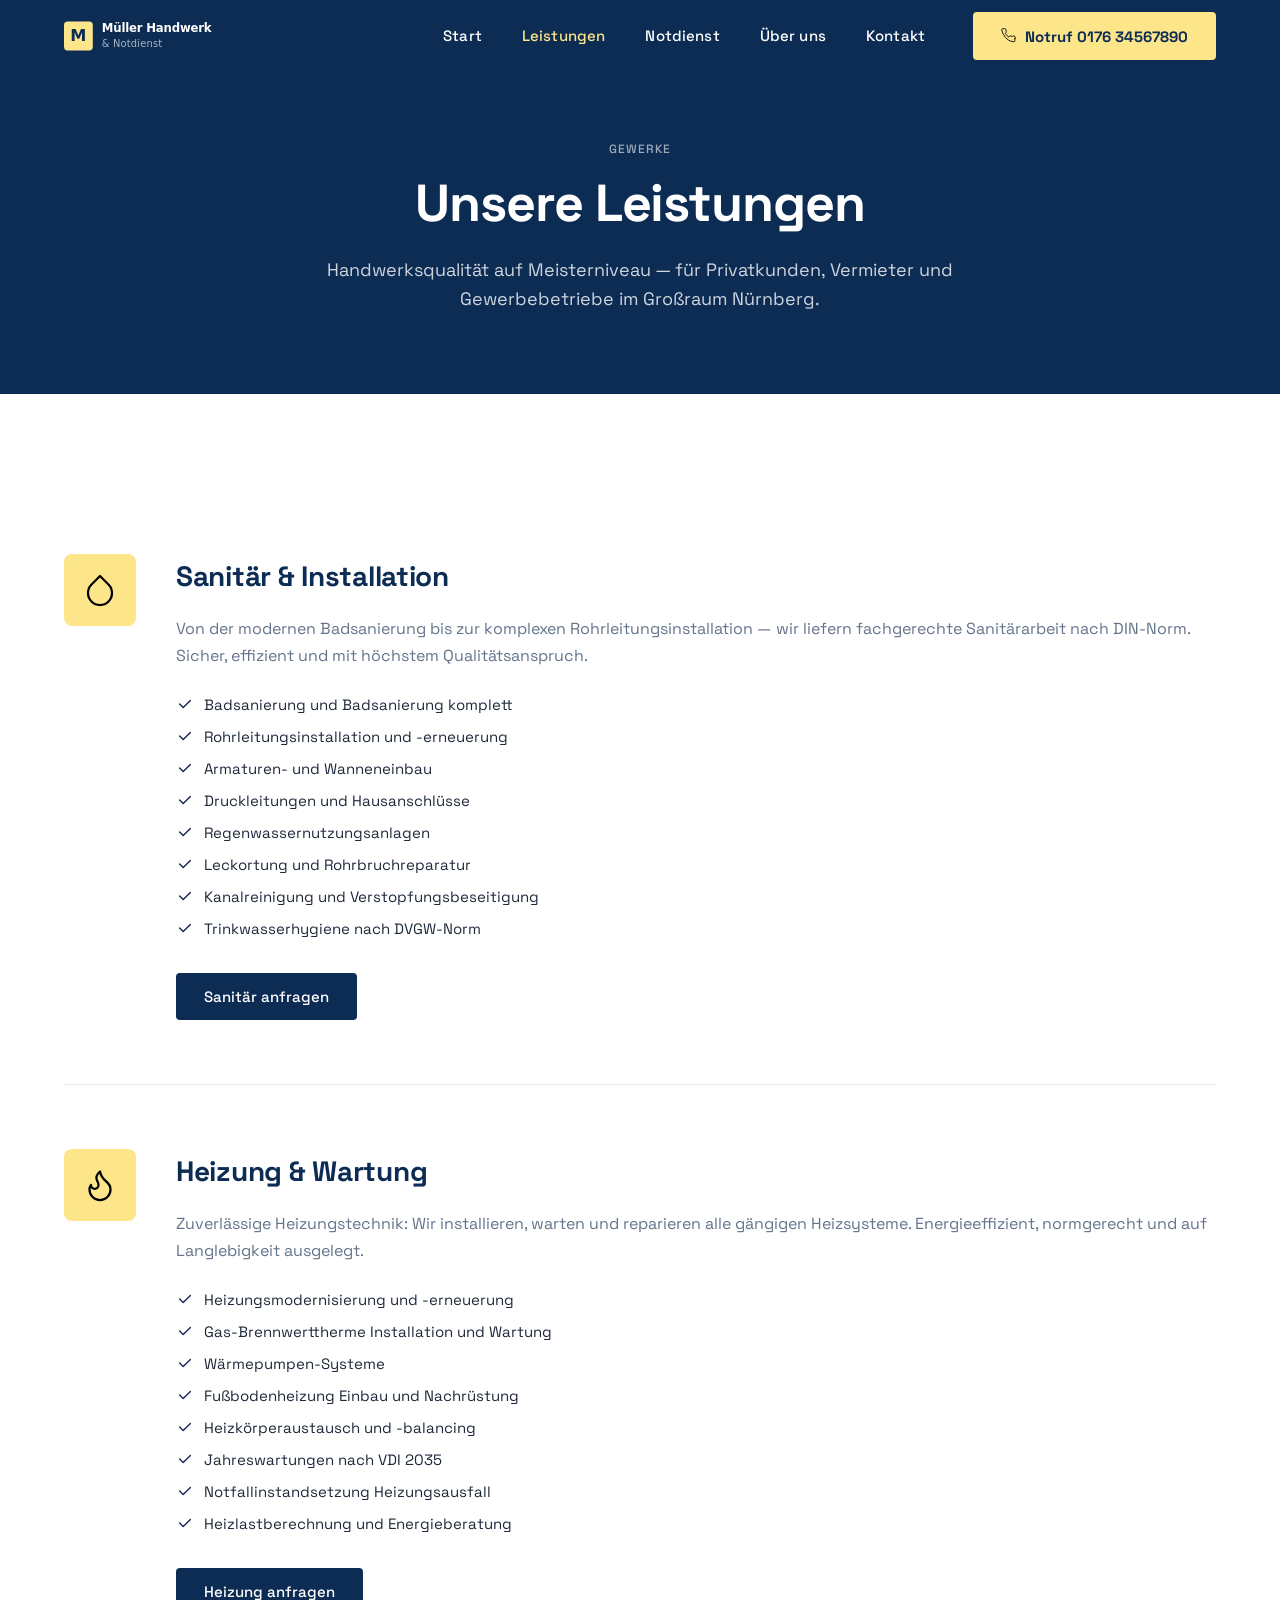
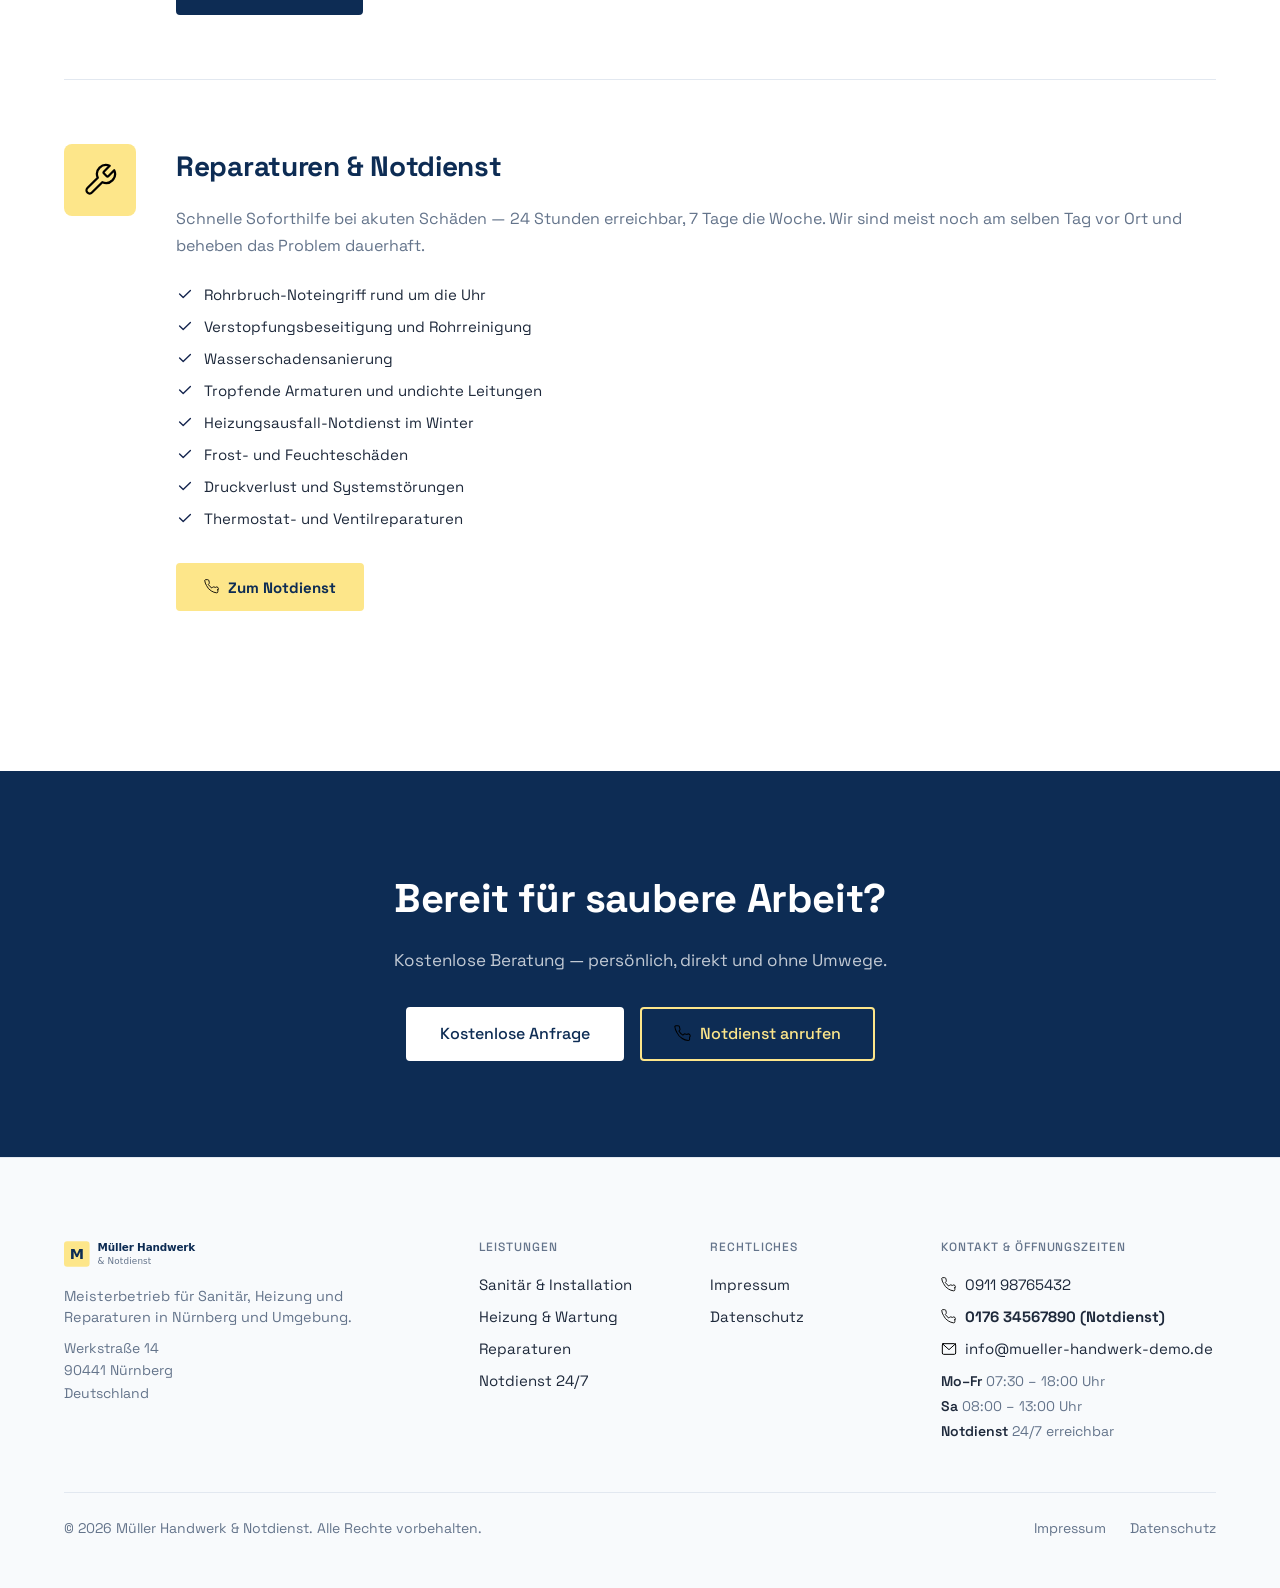
<file: leistungen.html>
<!DOCTYPE html>
<html lang="de">
<head>
  <meta charset="UTF-8">
  <meta name="viewport" content="width=device-width, initial-scale=1.0">
  <meta name="description" content="Alle Leistungen von Müller Handwerk & Notdienst: Sanitär & Installation, Heizung & Wartung, Reparaturen & Notdienst — Meisterbetrieb in Nürnberg.">
  <meta name="robots" content="index, follow">
  <title>Leistungen | Müller Handwerk & Notdienst</title>

  <link rel="canonical" href="https://handwerkerdemo.netlify.app/leistungen.html">
  <link rel="icon" type="image/svg+xml" href="/favicon.svg">
  <link rel="icon" type="image/png" sizes="32x32" href="/favicon-32x32.png">
  <link rel="apple-touch-icon" sizes="180x180" href="/apple-touch-icon.png">
  <link rel="manifest" href="/site.webmanifest">

  <meta property="og:title" content="Leistungen | Müller Handwerk & Notdienst">
  <meta property="og:description" content="Sanitär, Heizung, Reparaturen & Notdienst — Meisterbetrieb Nürnberg.">
  <meta property="og:type" content="website">
  <meta property="og:url" content="https://handwerkerdemo.netlify.app/leistungen.html">
  <meta property="og:image" content="https://handwerkerdemo.netlify.app/assets/images/og-image.jpg">
  <meta property="og:locale" content="de_DE">
  <meta property="og:site_name" content="Müller Handwerk & Notdienst">

  <link rel="preload" href="/assets/fonts/space-grotesk-regular.woff2" as="font" type="font/woff2" crossorigin>
  <link rel="preload" href="/assets/fonts/space-grotesk-bold.woff2" as="font" type="font/woff2" crossorigin>
  <link rel="stylesheet" href="/style.css">
</head>
<body>

  <a href="#main-content" class="skip-link">Zum Inhalt springen</a>

  <header class="site-header scrolled">
    <div class="container">
      <a href="/" class="site-logo" aria-label="Müller Handwerk & Notdienst — Startseite">
        <img src="/assets/logo/logo.svg" alt="Müller Handwerk & Notdienst" width="230" height="36">
      </a>
      <nav class="site-nav" aria-label="Hauptnavigation">
        <ul class="nav-list" id="main-menu" role="list">
          <li><a href="/">Start</a></li>
          <li><a href="/leistungen.html" aria-current="page">Leistungen</a></li>
          <li><a href="/notdienst.html">Notdienst</a></li>
          <li><a href="/ueber-uns.html">Über uns</a></li>
          <li><a href="/kontakt.html">Kontakt</a></li>
        </ul>
        <a href="tel:+4917634567890" class="btn btn-emergency nav-cta" aria-label="Notruf anrufen: 0176 34567890">
          <img src="/assets/icons/phone.svg" alt="" aria-hidden="true" width="16" height="16">
          Notruf 0176 34567890
        </a>
        <button class="menu-toggle" type="button" aria-expanded="false" aria-controls="mobile-menu" aria-label="Menü öffnen">
          <img src="/assets/icons/menu.svg" alt="" aria-hidden="true" width="24" height="24" class="icon-menu">
          <img src="/assets/icons/close.svg" alt="" aria-hidden="true" width="24" height="24" class="icon-close">
        </button>
      </nav>
    </div>
  </header>

  <nav id="mobile-menu" class="mobile-menu" aria-label="Mobile Navigation">
    <a href="/">Start</a>
    <a href="/leistungen.html" aria-current="page">Leistungen</a>
    <a href="/notdienst.html">Notdienst</a>
    <a href="/ueber-uns.html">Über uns</a>
    <a href="/kontakt.html">Kontakt</a>
    <div class="mobile-menu-cta">
      <a href="tel:+4917634567890" class="btn btn-emergency btn-block btn-lg">
        <img src="/assets/icons/phone.svg" alt="" aria-hidden="true" width="18" height="18">
        Notruf: 0176 34567890
      </a>
    </div>
  </nav>

  <main id="main-content">

    <!-- Page Hero -->
    <section class="page-hero" aria-label="Seitenkopf Leistungen">
      <div class="container">
        <span class="section-eyebrow" style="color: rgba(255,255,255,0.6);">Gewerke</span>
        <h1>Unsere Leistungen</h1>
        <p>Handwerksqualität auf Meisterniveau — für Privatkunden, Vermieter und Gewerbebetriebe im Großraum Nürnberg.</p>
      </div>
    </section>

    <!-- Leistungsdetails -->
    <section class="services-detail-section" aria-label="Leistungsdetails">
      <div class="container">

        <!-- Sanitär -->
        <div class="service-detail-block" id="sanitaer">
          <div class="service-detail-icon-wrap" aria-hidden="true">
            <img src="/assets/icons/droplet.svg" alt="" width="36" height="36">
          </div>
          <div class="service-detail-text">
            <h2>Sanitär &amp; Installation</h2>
            <p>Von der modernen Badsanierung bis zur komplexen Rohrleitungsinstallation — wir liefern fachgerechte Sanitärarbeit nach DIN-Norm. Sicher, effizient und mit höchstem Qualitätsanspruch.</p>
            <ul class="service-list" aria-label="Einzelleistungen Sanitär">
              <li>Badsanierung und Badsanierung komplett</li>
              <li>Rohrleitungsinstallation und -erneuerung</li>
              <li>Armaturen- und Wanneneinbau</li>
              <li>Druckleitungen und Hausanschlüsse</li>
              <li>Regenwassernutzungsanlagen</li>
              <li>Leckortung und Rohrbruchreparatur</li>
              <li>Kanalreinigung und Verstopfungsbeseitigung</li>
              <li>Trinkwasserhygiene nach DVGW-Norm</li>
            </ul>
            <div class="mt-4">
              <a href="/kontakt.html" class="btn btn-primary">Sanitär anfragen</a>
            </div>
          </div>
        </div>

        <!-- Heizung -->
        <div class="service-detail-block" id="heizung">
          <div class="service-detail-icon-wrap" aria-hidden="true">
            <img src="/assets/icons/flame.svg" alt="" width="36" height="36">
          </div>
          <div class="service-detail-text">
            <h2>Heizung &amp; Wartung</h2>
            <p>Zuverlässige Heizungstechnik: Wir installieren, warten und reparieren alle gängigen Heizsysteme. Energieeffizient, normgerecht und auf Langlebigkeit ausgelegt.</p>
            <ul class="service-list" aria-label="Einzelleistungen Heizung">
              <li>Heizungsmodernisierung und -erneuerung</li>
              <li>Gas-Brennwerttherme Installation und Wartung</li>
              <li>Wärmepumpen-Systeme</li>
              <li>Fußbodenheizung Einbau und Nachrüstung</li>
              <li>Heizkörperaustausch und -balancing</li>
              <li>Jahreswartungen nach VDI 2035</li>
              <li>Notfallinstandsetzung Heizungsausfall</li>
              <li>Heizlastberechnung und Energieberatung</li>
            </ul>
            <div class="mt-4">
              <a href="/kontakt.html" class="btn btn-primary">Heizung anfragen</a>
            </div>
          </div>
        </div>

        <!-- Reparaturen -->
        <div class="service-detail-block" id="reparatur">
          <div class="service-detail-icon-wrap" aria-hidden="true">
            <img src="/assets/icons/wrench.svg" alt="" width="36" height="36">
          </div>
          <div class="service-detail-text">
            <h2>Reparaturen &amp; Notdienst</h2>
            <p>Schnelle Soforthilfe bei akuten Schäden — 24 Stunden erreichbar, 7 Tage die Woche. Wir sind meist noch am selben Tag vor Ort und beheben das Problem dauerhaft.</p>
            <ul class="service-list" aria-label="Einzelleistungen Reparatur und Notdienst">
              <li>Rohrbruch-Noteingriff rund um die Uhr</li>
              <li>Verstopfungsbeseitigung und Rohrreinigung</li>
              <li>Wasserschadensanierung</li>
              <li>Tropfende Armaturen und undichte Leitungen</li>
              <li>Heizungsausfall-Notdienst im Winter</li>
              <li>Frost- und Feuchteschäden</li>
              <li>Druckverlust und Systemstörungen</li>
              <li>Thermostat- und Ventilreparaturen</li>
            </ul>
            <div class="mt-4">
              <a href="/notdienst.html" class="btn btn-emergency">
                <img src="/assets/icons/phone.svg" alt="" aria-hidden="true" width="16" height="16">
                Zum Notdienst
              </a>
            </div>
          </div>
        </div>

      </div>
    </section>

    <!-- CTA -->
    <section class="cta-block" aria-label="Kontakt aufnehmen">
      <div class="container">
        <h2>Bereit für saubere Arbeit?</h2>
        <p>Kostenlose Beratung — persönlich, direkt und ohne Umwege.</p>
        <div class="cta-actions">
          <a href="/kontakt.html" class="btn btn-solid-light btn-lg">Kostenlose Anfrage</a>
          <a href="tel:+4917634567890" class="btn btn-outline-amber btn-lg">
            <img src="/assets/icons/phone.svg" alt="" aria-hidden="true" width="18" height="18">
            Notdienst anrufen
          </a>
        </div>
      </div>
    </section>

  </main>

  <footer class="site-footer">
    <div class="container">
      <div class="footer-grid">
        <div class="footer-brand">
          <img src="/assets/logo/logo.svg" alt="Müller Handwerk & Notdienst" class="footer-logo" width="200" height="32">
          <p class="footer-tagline">Meisterbetrieb für Sanitär, Heizung und Reparaturen in Nürnberg und Umgebung.</p>
          <address class="footer-address">
            Werkstraße 14<br>90441 Nürnberg<br>Deutschland
          </address>
        </div>
        <div>
          <span class="footer-col-title">Leistungen</span>
          <nav class="footer-links" aria-label="Leistungen">
            <a href="/leistungen.html#sanitaer">Sanitär &amp; Installation</a>
            <a href="/leistungen.html#heizung">Heizung &amp; Wartung</a>
            <a href="/leistungen.html#reparatur">Reparaturen</a>
            <a href="/notdienst.html">Notdienst 24/7</a>
          </nav>
        </div>
        <div>
          <span class="footer-col-title">Rechtliches</span>
          <nav class="footer-links" aria-label="Rechtliches">
            <a href="/impressum.html">Impressum</a>
            <a href="/datenschutz.html">Datenschutz</a>
          </nav>
        </div>
        <div>
          <span class="footer-col-title">Kontakt &amp; Öffnungszeiten</span>
          <div class="footer-contact">
            <a href="tel:+4991198765432"><img src="/assets/icons/phone.svg" alt="" aria-hidden="true" width="16" height="16">0911 98765432</a>
            <a href="tel:+4917634567890"><img src="/assets/icons/phone.svg" alt="" aria-hidden="true" width="16" height="16"><strong>0176 34567890 (Notdienst)</strong></a>
            <a href="mailto:info@mueller-handwerk-demo.de"><img src="/assets/icons/mail.svg" alt="" aria-hidden="true" width="16" height="16">info@mueller-handwerk-demo.de</a>
          </div>
          <div class="footer-hours">
            <strong>Mo–Fr</strong> 07:30 – 18:00 Uhr<br>
            <strong>Sa</strong> 08:00 – 13:00 Uhr<br>
            <strong>Notdienst</strong> 24/7 erreichbar
          </div>
        </div>
      </div>
      <div class="footer-bottom">
        <p class="footer-copyright">&copy; 2026 Müller Handwerk & Notdienst. Alle Rechte vorbehalten.</p>
        <nav class="footer-legal" aria-label="Rechtliche Links">
          <a href="/impressum.html">Impressum</a>
          <a href="/datenschutz.html">Datenschutz</a>
        </nav>
      </div>
    </div>
  </footer>

  <a href="tel:+4917634567890" class="fab-emergency" aria-label="Notdienst anrufen: 0176 34567890">
    <img src="/assets/icons/phone.svg" alt="" aria-hidden="true" width="18" height="18">
    Notdienst
  </a>

  <script src="/script.js" defer></script>
</body>
</html>
</file>
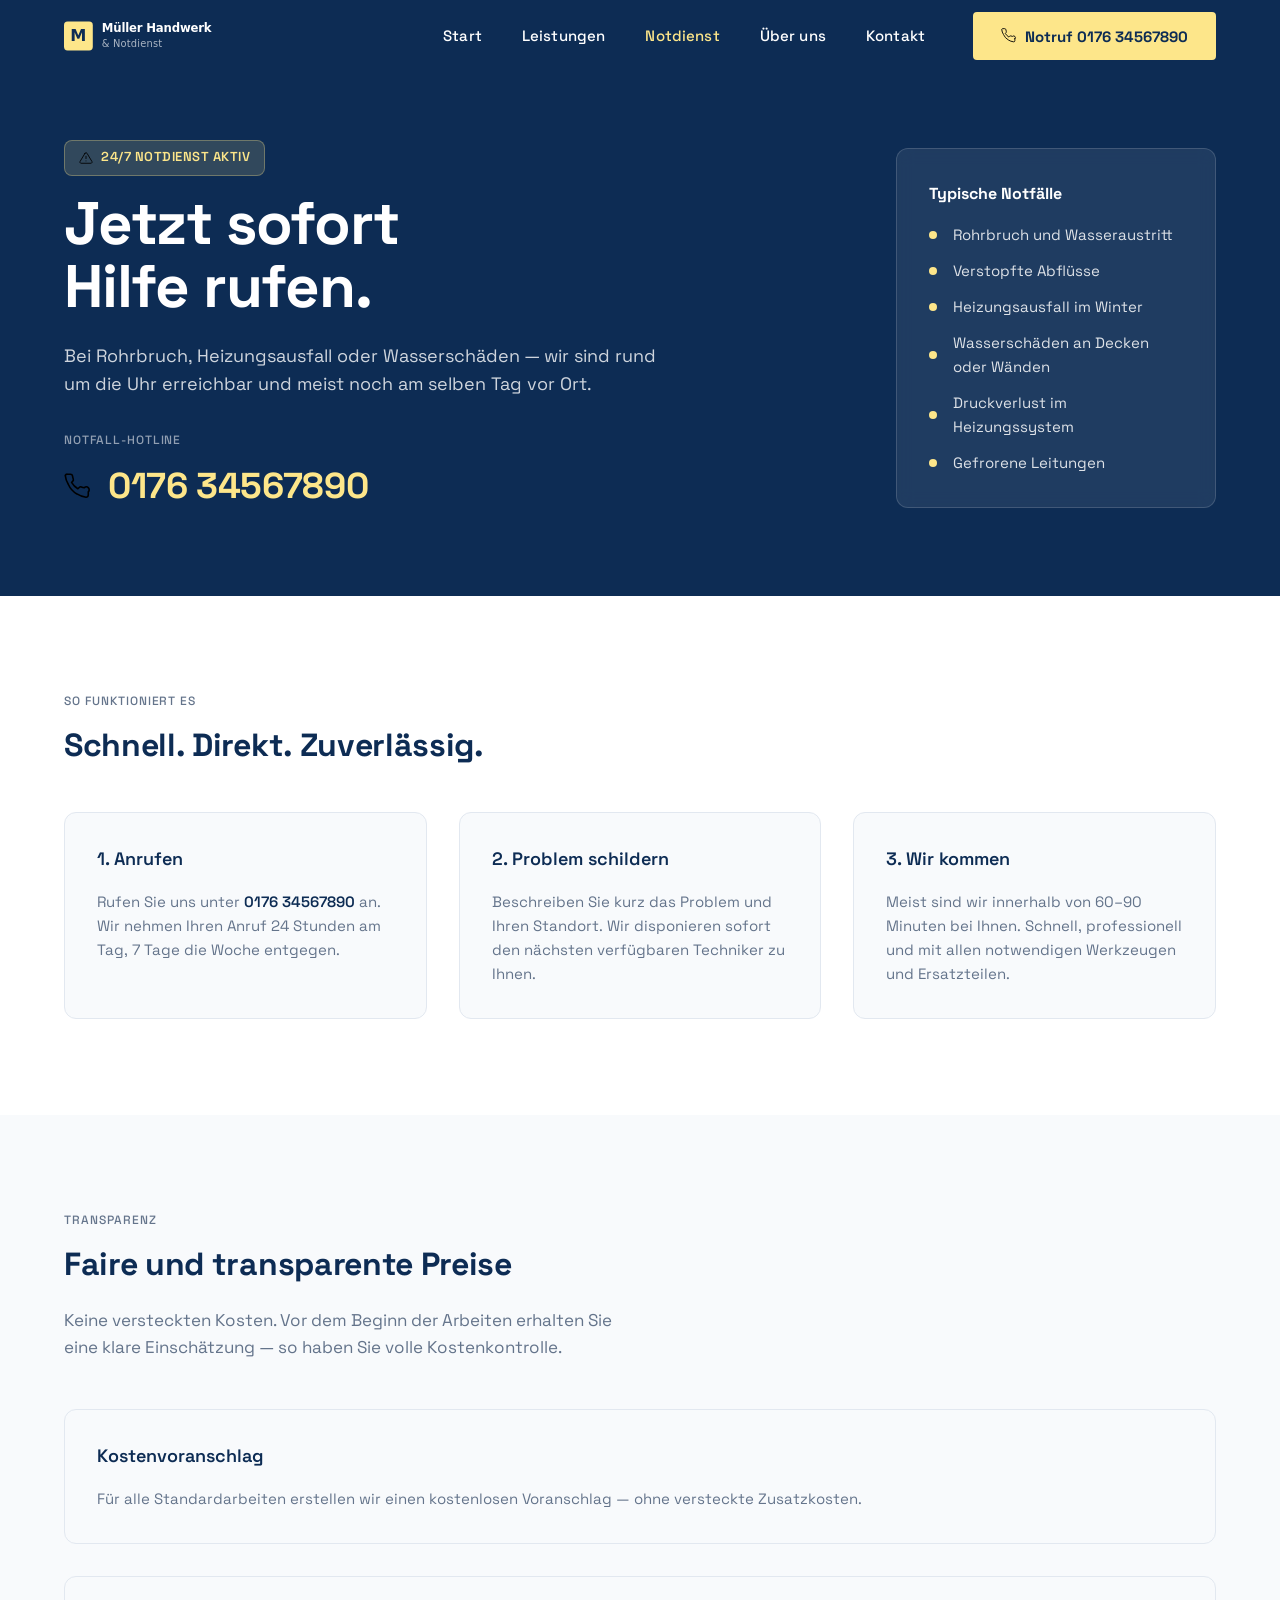
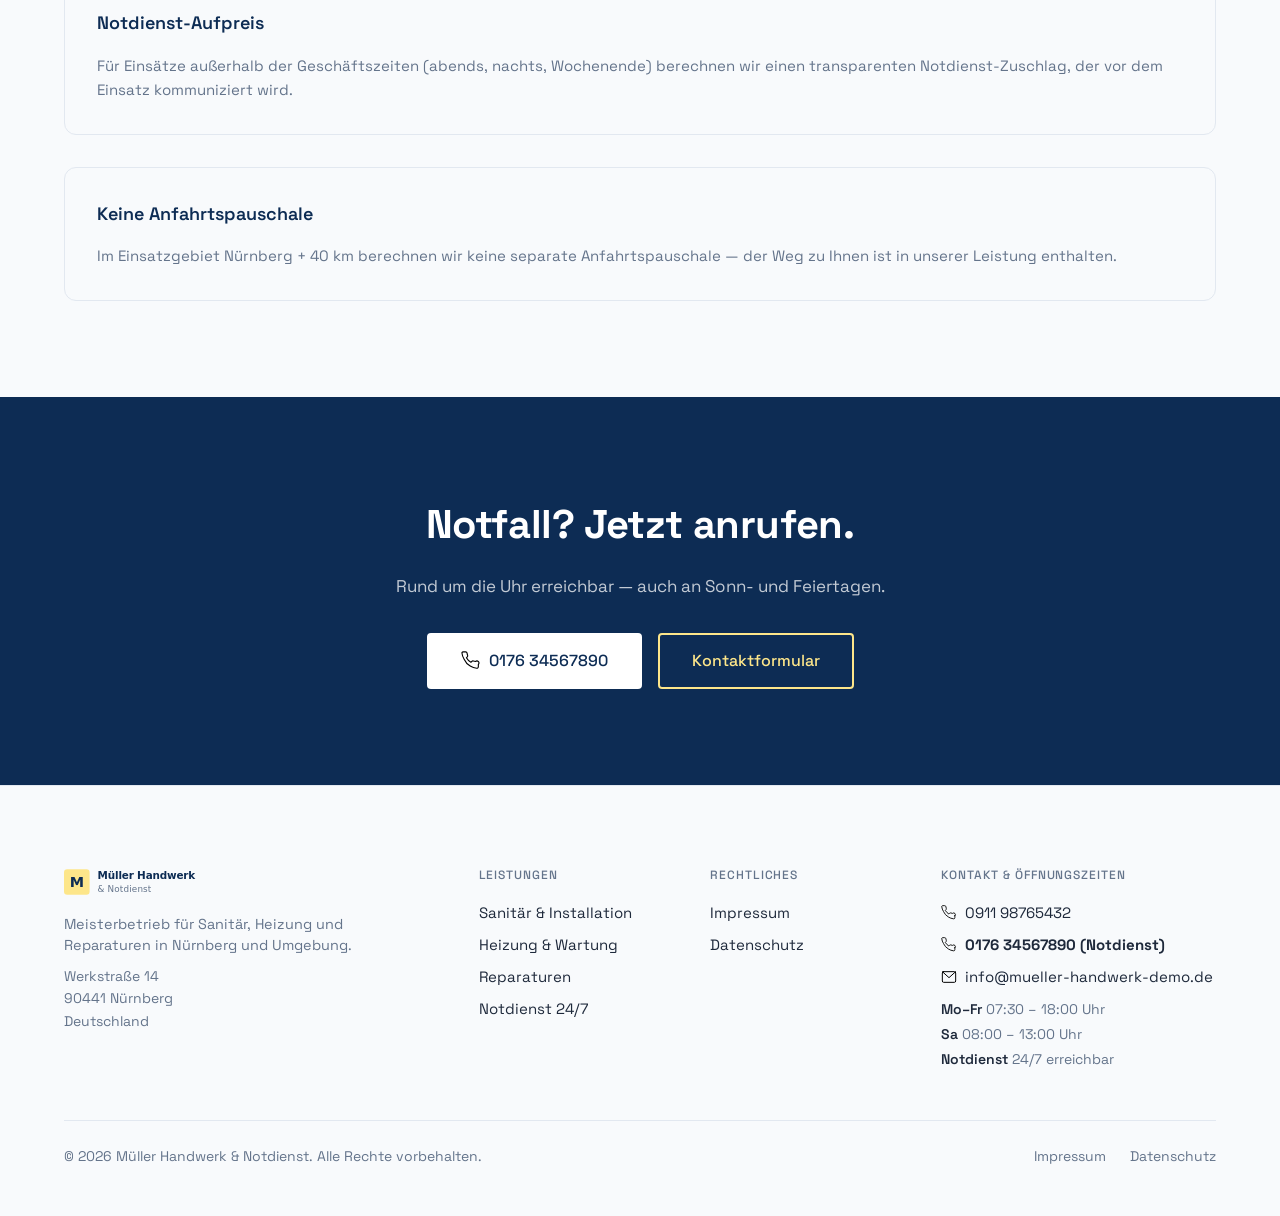
<file: notdienst.html>
<!DOCTYPE html>
<html lang="de">
<head>
  <meta charset="UTF-8">
  <meta name="viewport" content="width=device-width, initial-scale=1.0">
  <meta name="description" content="24/7 Notdienst Nürnberg — Müller Handwerk & Notdienst. Rohrbruch, Verstopfung, Wasserschäden: Sofort erreichbar unter 0176 34567890.">
  <meta name="robots" content="index, follow">
  <title>Notdienst 24/7 Nürnberg | Müller Handwerk & Notdienst</title>

  <link rel="canonical" href="https://handwerkerdemo.netlify.app/notdienst.html">
  <link rel="icon" type="image/svg+xml" href="/favicon.svg">
  <link rel="icon" type="image/png" sizes="32x32" href="/favicon-32x32.png">
  <link rel="apple-touch-icon" sizes="180x180" href="/apple-touch-icon.png">
  <link rel="manifest" href="/site.webmanifest">

  <meta property="og:title" content="Notdienst 24/7 Nürnberg | Müller Handwerk & Notdienst">
  <meta property="og:description" content="Rohrbruch, Verstopfung, Wasserschaden? Sofort anrufen: 0176 34567890 — 24/7 erreichbar.">
  <meta property="og:type" content="website">
  <meta property="og:url" content="https://handwerkerdemo.netlify.app/notdienst.html">
  <meta property="og:image" content="https://handwerkerdemo.netlify.app/assets/images/og-image.jpg">
  <meta property="og:locale" content="de_DE">
  <meta property="og:site_name" content="Müller Handwerk & Notdienst">

  <link rel="preload" href="/assets/fonts/space-grotesk-regular.woff2" as="font" type="font/woff2" crossorigin>
  <link rel="preload" href="/assets/fonts/space-grotesk-bold.woff2" as="font" type="font/woff2" crossorigin>
  <link rel="stylesheet" href="/style.css">
</head>
<body>

  <a href="#main-content" class="skip-link">Zum Inhalt springen</a>

  <header class="site-header">
    <div class="container">
      <a href="/" class="site-logo" aria-label="Müller Handwerk & Notdienst — Startseite">
        <img src="/assets/logo/logo-light.svg" alt="Müller Handwerk & Notdienst" width="230" height="36">
      </a>
      <nav class="site-nav" aria-label="Hauptnavigation">
        <ul class="nav-list" id="main-menu" role="list">
          <li><a href="/">Start</a></li>
          <li><a href="/leistungen.html">Leistungen</a></li>
          <li><a href="/notdienst.html" aria-current="page">Notdienst</a></li>
          <li><a href="/ueber-uns.html">Über uns</a></li>
          <li><a href="/kontakt.html">Kontakt</a></li>
        </ul>
        <a href="tel:+4917634567890" class="btn btn-emergency nav-cta" aria-label="Notruf anrufen: 0176 34567890">
          <img src="/assets/icons/phone.svg" alt="" aria-hidden="true" width="16" height="16">
          Notruf 0176 34567890
        </a>
        <button class="menu-toggle" type="button" aria-expanded="false" aria-controls="mobile-menu" aria-label="Menü öffnen">
          <img src="/assets/icons/menu.svg" alt="" aria-hidden="true" width="24" height="24" class="icon-menu">
          <img src="/assets/icons/close.svg" alt="" aria-hidden="true" width="24" height="24" class="icon-close">
        </button>
      </nav>
    </div>
  </header>

  <nav id="mobile-menu" class="mobile-menu" aria-label="Mobile Navigation">
    <a href="/">Start</a>
    <a href="/leistungen.html">Leistungen</a>
    <a href="/notdienst.html" aria-current="page">Notdienst</a>
    <a href="/ueber-uns.html">Über uns</a>
    <a href="/kontakt.html">Kontakt</a>
    <div class="mobile-menu-cta">
      <a href="tel:+4917634567890" class="btn btn-emergency btn-block btn-lg">
        <img src="/assets/icons/phone.svg" alt="" aria-hidden="true" width="18" height="18">
        Notruf: 0176 34567890
      </a>
    </div>
  </nav>

  <main id="main-content">

    <!-- Emergency Hero -->
    <section class="emergency-hero" aria-label="Notdienst Sofortinfo">
      <div class="container">
        <div class="emergency-hero-content">
          <div>
            <div class="emergency-badge">
              <img src="/assets/icons/warning.svg" alt="" aria-hidden="true" width="14" height="14">
              24/7 Notdienst aktiv
            </div>
            <h1>Jetzt sofort<br>Hilfe rufen.</h1>
            <p>Bei Rohrbruch, Heizungsausfall oder Wasserschäden — wir sind rund um die Uhr erreichbar und meist noch am selben Tag vor Ort.</p>
            <div class="emergency-phone-block">
              <span class="emergency-phone-label">Notfall-Hotline</span>
              <a href="tel:+4917634567890" class="emergency-phone-link" aria-label="Notdienst anrufen: 0176 34567890">
                <img src="/assets/icons/phone.svg" alt="" aria-hidden="true" width="28" height="28">
                0176 34567890
              </a>
            </div>
          </div>
          <div class="emergency-side-card">
            <h3>Typische Notfälle</h3>
            <ul class="emergency-cases" role="list">
              <li class="emergency-case"><span class="emergency-case-dot" aria-hidden="true"></span>Rohrbruch und Wasseraustritt</li>
              <li class="emergency-case"><span class="emergency-case-dot" aria-hidden="true"></span>Verstopfte Abflüsse</li>
              <li class="emergency-case"><span class="emergency-case-dot" aria-hidden="true"></span>Heizungsausfall im Winter</li>
              <li class="emergency-case"><span class="emergency-case-dot" aria-hidden="true"></span>Wasserschäden an Decken oder Wänden</li>
              <li class="emergency-case"><span class="emergency-case-dot" aria-hidden="true"></span>Druckverlust im Heizungssystem</li>
              <li class="emergency-case"><span class="emergency-case-dot" aria-hidden="true"></span>Gefrorene Leitungen</li>
            </ul>
          </div>
        </div>
      </div>
    </section>

    <!-- Notdienst Infos -->
    <section class="emergency-info-section" aria-labelledby="emergency-info-heading">
      <div class="container">
        <span class="section-eyebrow">So funktioniert es</span>
        <h2 class="section-headline" id="emergency-info-heading">Schnell. Direkt. Zuverlässig.</h2>
        <div class="emergency-info-grid">
          <div class="emergency-info-card">
            <h3>1. Anrufen</h3>
            <p>Rufen Sie uns unter <a href="tel:+4917634567890" style="color: var(--color-primary); font-weight:600;">0176 34567890</a> an. Wir nehmen Ihren Anruf 24 Stunden am Tag, 7 Tage die Woche entgegen.</p>
          </div>
          <div class="emergency-info-card">
            <h3>2. Problem schildern</h3>
            <p>Beschreiben Sie kurz das Problem und Ihren Standort. Wir disponieren sofort den nächsten verfügbaren Techniker zu Ihnen.</p>
          </div>
          <div class="emergency-info-card">
            <h3>3. Wir kommen</h3>
            <p>Meist sind wir innerhalb von 60–90 Minuten bei Ihnen. Schnell, professionell und mit allen notwendigen Werkzeugen und Ersatzteilen.</p>
          </div>
        </div>
      </div>
    </section>

    <!-- Notdienst Preise / Transparenz -->
    <section style="background-color: var(--color-surface); padding-block: var(--space-8);" aria-labelledby="preise-heading">
      <div class="container">
        <span class="section-eyebrow">Transparenz</span>
        <h2 class="section-headline" id="preise-heading">Faire und transparente Preise</h2>
        <p class="section-intro" style="margin-bottom: var(--space-5);">Keine versteckten Kosten. Vor dem Beginn der Arbeiten erhalten Sie eine klare Einschätzung — so haben Sie volle Kostenkontrolle.</p>
        <div style="display: grid; grid-template-columns: 1fr; gap: var(--space-4);" class="emergency-info-grid">
          <div class="emergency-info-card">
            <h3>Kostenvoranschlag</h3>
            <p>Für alle Standardarbeiten erstellen wir einen kostenlosen Voranschlag — ohne versteckte Zusatzkosten.</p>
          </div>
          <div class="emergency-info-card">
            <h3>Notdienst-Aufpreis</h3>
            <p>Für Einsätze außerhalb der Geschäftszeiten (abends, nachts, Wochenende) berechnen wir einen transparenten Notdienst-Zuschlag, der vor dem Einsatz kommuniziert wird.</p>
          </div>
          <div class="emergency-info-card">
            <h3>Keine Anfahrtspauschale</h3>
            <p>Im Einsatzgebiet Nürnberg + 40 km berechnen wir keine separate Anfahrtspauschale — der Weg zu Ihnen ist in unserer Leistung enthalten.</p>
          </div>
        </div>
      </div>
    </section>

    <!-- CTA -->
    <section class="cta-block" aria-label="Notdienst Kontakt">
      <div class="container">
        <h2>Notfall? Jetzt anrufen.</h2>
        <p>Rund um die Uhr erreichbar — auch an Sonn- und Feiertagen.</p>
        <div class="cta-actions">
          <a href="tel:+4917634567890" class="btn btn-solid-light btn-lg">
            <img src="/assets/icons/phone.svg" alt="" aria-hidden="true" width="20" height="20">
            0176 34567890
          </a>
          <a href="/kontakt.html" class="btn btn-outline-amber btn-lg">Kontaktformular</a>
        </div>
      </div>
    </section>

  </main>

  <footer class="site-footer">
    <div class="container">
      <div class="footer-grid">
        <div class="footer-brand">
          <img src="/assets/logo/logo.svg" alt="Müller Handwerk & Notdienst" class="footer-logo" width="200" height="32">
          <p class="footer-tagline">Meisterbetrieb für Sanitär, Heizung und Reparaturen in Nürnberg und Umgebung.</p>
          <address class="footer-address">
            Werkstraße 14<br>90441 Nürnberg<br>Deutschland
          </address>
        </div>
        <div>
          <span class="footer-col-title">Leistungen</span>
          <nav class="footer-links" aria-label="Leistungen">
            <a href="/leistungen.html#sanitaer">Sanitär &amp; Installation</a>
            <a href="/leistungen.html#heizung">Heizung &amp; Wartung</a>
            <a href="/leistungen.html#reparatur">Reparaturen</a>
            <a href="/notdienst.html">Notdienst 24/7</a>
          </nav>
        </div>
        <div>
          <span class="footer-col-title">Rechtliches</span>
          <nav class="footer-links" aria-label="Rechtliches">
            <a href="/impressum.html">Impressum</a>
            <a href="/datenschutz.html">Datenschutz</a>
          </nav>
        </div>
        <div>
          <span class="footer-col-title">Kontakt &amp; Öffnungszeiten</span>
          <div class="footer-contact">
            <a href="tel:+4991198765432"><img src="/assets/icons/phone.svg" alt="" aria-hidden="true" width="16" height="16">0911 98765432</a>
            <a href="tel:+4917634567890"><img src="/assets/icons/phone.svg" alt="" aria-hidden="true" width="16" height="16"><strong>0176 34567890 (Notdienst)</strong></a>
            <a href="mailto:info@mueller-handwerk-demo.de"><img src="/assets/icons/mail.svg" alt="" aria-hidden="true" width="16" height="16">info@mueller-handwerk-demo.de</a>
          </div>
          <div class="footer-hours">
            <strong>Mo–Fr</strong> 07:30 – 18:00 Uhr<br>
            <strong>Sa</strong> 08:00 – 13:00 Uhr<br>
            <strong>Notdienst</strong> 24/7 erreichbar
          </div>
        </div>
      </div>
      <div class="footer-bottom">
        <p class="footer-copyright">&copy; 2026 Müller Handwerk & Notdienst. Alle Rechte vorbehalten.</p>
        <nav class="footer-legal" aria-label="Rechtliche Links">
          <a href="/impressum.html">Impressum</a>
          <a href="/datenschutz.html">Datenschutz</a>
        </nav>
      </div>
    </div>
  </footer>

  <a href="tel:+4917634567890" class="fab-emergency" aria-label="Notdienst anrufen: 0176 34567890">
    <img src="/assets/icons/phone.svg" alt="" aria-hidden="true" width="18" height="18">
    Notdienst
  </a>

  <script src="/script.js" defer></script>
</body>
</html>
</file>
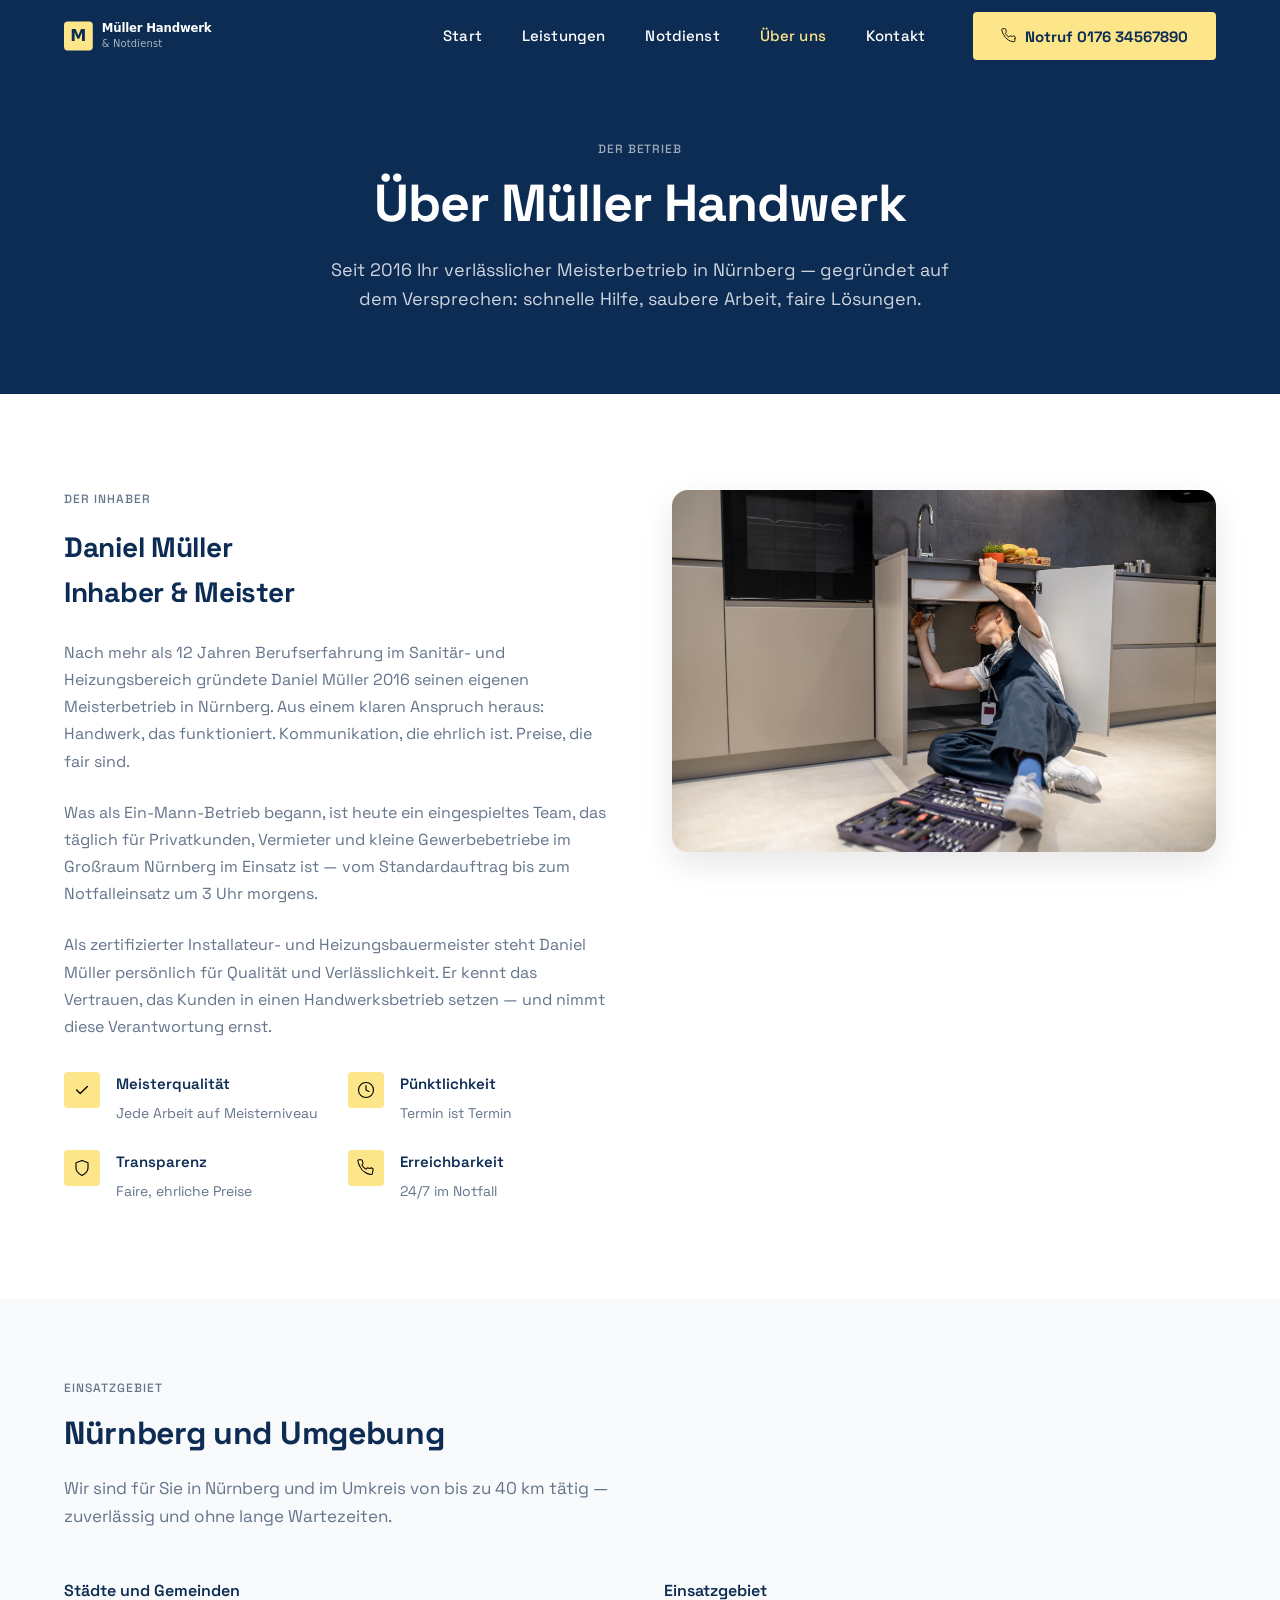
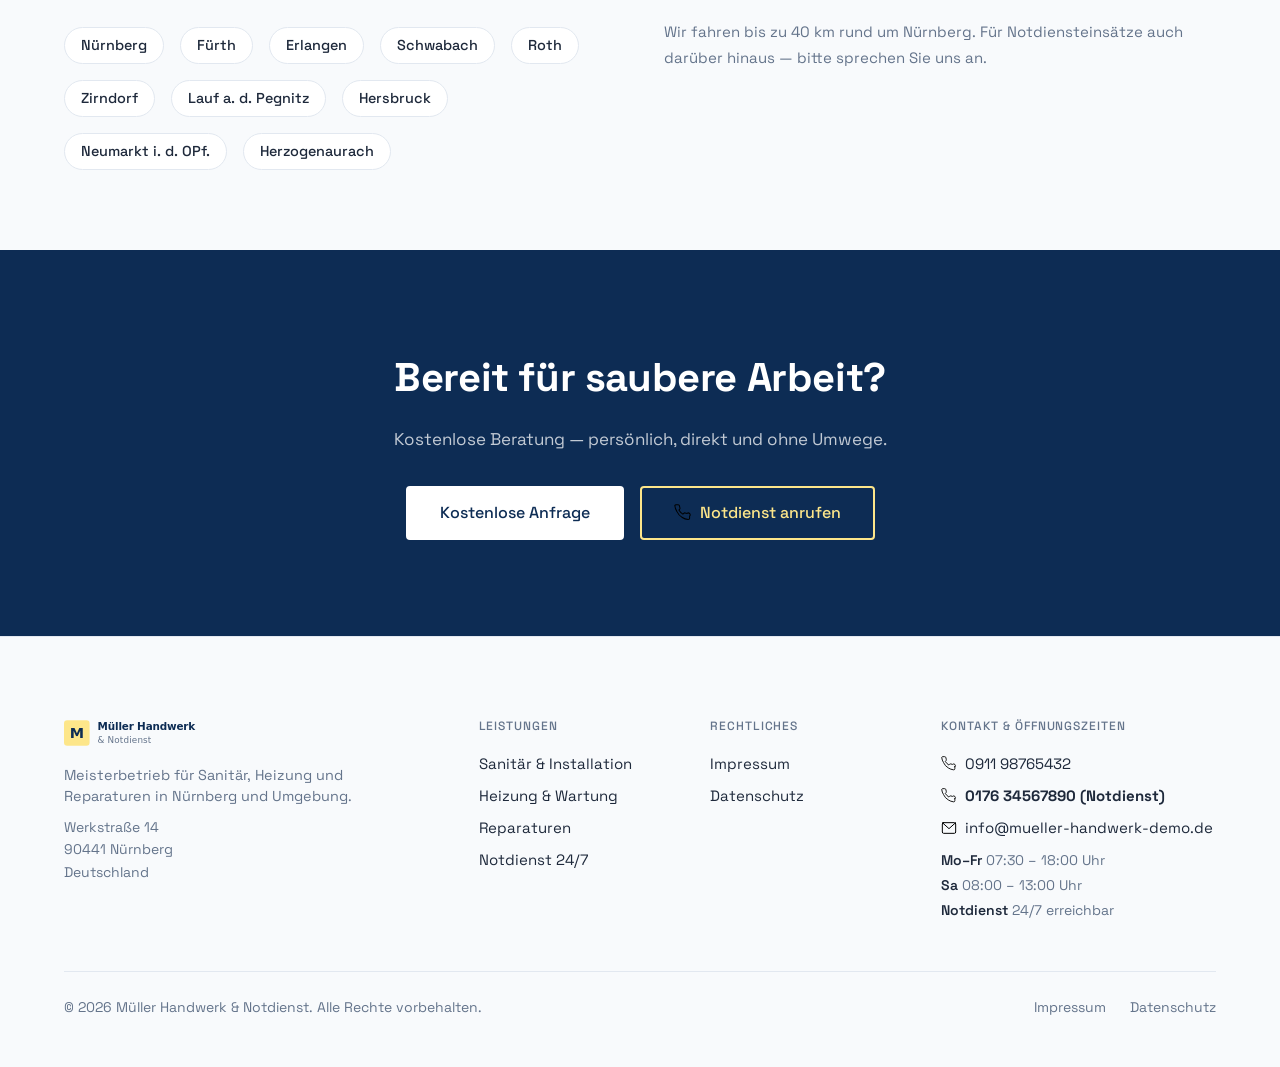
<file: ueber-uns.html>
<!DOCTYPE html>
<html lang="de">
<head>
  <meta charset="UTF-8">
  <meta name="viewport" content="width=device-width, initial-scale=1.0">
  <meta name="description" content="Über Müller Handwerk & Notdienst: Daniel Müller, Inhaber und Meister, seit 2016 Meisterbetrieb für Sanitär, Heizung und Reparaturen in Nürnberg.">
  <meta name="robots" content="index, follow">
  <title>Über uns | Müller Handwerk & Notdienst</title>

  <link rel="canonical" href="https://handwerkerdemo.netlify.app/ueber-uns.html">
  <link rel="icon" type="image/svg+xml" href="/favicon.svg">
  <link rel="icon" type="image/png" sizes="32x32" href="/favicon-32x32.png">
  <link rel="apple-touch-icon" sizes="180x180" href="/apple-touch-icon.png">
  <link rel="manifest" href="/site.webmanifest">

  <meta property="og:title" content="Über uns | Müller Handwerk & Notdienst">
  <meta property="og:description" content="Seit 2016 Meisterbetrieb in Nürnberg. Daniel Müller — Inhaber und Installateur-Heizungsbauermeister.">
  <meta property="og:type" content="website">
  <meta property="og:url" content="https://handwerkerdemo.netlify.app/ueber-uns.html">
  <meta property="og:image" content="https://handwerkerdemo.netlify.app/assets/images/og-image.jpg">
  <meta property="og:locale" content="de_DE">
  <meta property="og:site_name" content="Müller Handwerk & Notdienst">

  <link rel="preload" href="/assets/fonts/space-grotesk-regular.woff2" as="font" type="font/woff2" crossorigin>
  <link rel="preload" href="/assets/fonts/space-grotesk-bold.woff2" as="font" type="font/woff2" crossorigin>
  <link rel="stylesheet" href="/style.css">
</head>
<body>

  <a href="#main-content" class="skip-link">Zum Inhalt springen</a>

  <header class="site-header scrolled">
    <div class="container">
      <a href="/" class="site-logo" aria-label="Müller Handwerk & Notdienst — Startseite">
        <img src="/assets/logo/logo.svg" alt="Müller Handwerk & Notdienst" width="230" height="36">
      </a>
      <nav class="site-nav" aria-label="Hauptnavigation">
        <ul class="nav-list" id="main-menu" role="list">
          <li><a href="/">Start</a></li>
          <li><a href="/leistungen.html">Leistungen</a></li>
          <li><a href="/notdienst.html">Notdienst</a></li>
          <li><a href="/ueber-uns.html" aria-current="page">Über uns</a></li>
          <li><a href="/kontakt.html">Kontakt</a></li>
        </ul>
        <a href="tel:+4917634567890" class="btn btn-emergency nav-cta" aria-label="Notruf anrufen: 0176 34567890">
          <img src="/assets/icons/phone.svg" alt="" aria-hidden="true" width="16" height="16">
          Notruf 0176 34567890
        </a>
        <button class="menu-toggle" type="button" aria-expanded="false" aria-controls="mobile-menu" aria-label="Menü öffnen">
          <img src="/assets/icons/menu.svg" alt="" aria-hidden="true" width="24" height="24" class="icon-menu">
          <img src="/assets/icons/close.svg" alt="" aria-hidden="true" width="24" height="24" class="icon-close">
        </button>
      </nav>
    </div>
  </header>

  <nav id="mobile-menu" class="mobile-menu" aria-label="Mobile Navigation">
    <a href="/">Start</a>
    <a href="/leistungen.html">Leistungen</a>
    <a href="/notdienst.html">Notdienst</a>
    <a href="/ueber-uns.html" aria-current="page">Über uns</a>
    <a href="/kontakt.html">Kontakt</a>
    <div class="mobile-menu-cta">
      <a href="tel:+4917634567890" class="btn btn-emergency btn-block btn-lg">
        <img src="/assets/icons/phone.svg" alt="" aria-hidden="true" width="18" height="18">
        Notruf: 0176 34567890
      </a>
    </div>
  </nav>

  <main id="main-content">

    <!-- Page Hero -->
    <section class="page-hero" aria-label="Seitenkopf Über uns">
      <div class="container">
        <span class="section-eyebrow" style="color: rgba(255,255,255,0.6);">Der Betrieb</span>
        <h1>Über Müller Handwerk</h1>
        <p>Seit 2016 Ihr verlässlicher Meisterbetrieb in Nürnberg — gegründet auf dem Versprechen: schnelle Hilfe, saubere Arbeit, faire Lösungen.</p>
      </div>
    </section>

    <!-- Über uns Inhalt -->
    <section class="about-content" aria-labelledby="about-heading">
      <div class="container">
        <div class="about-grid">
          <div class="about-text">
            <span class="section-eyebrow">Der Inhaber</span>
            <h2 id="about-heading">Daniel Müller<br>Inhaber &amp; Meister</h2>
            <p>Nach mehr als 12 Jahren Berufserfahrung im Sanitär- und Heizungsbereich gründete Daniel Müller 2016 seinen eigenen Meisterbetrieb in Nürnberg. Aus einem klaren Anspruch heraus: Handwerk, das funktioniert. Kommunikation, die ehrlich ist. Preise, die fair sind.</p>
            <p>Was als Ein-Mann-Betrieb begann, ist heute ein eingespieltes Team, das täglich für Privatkunden, Vermieter und kleine Gewerbebetriebe im Großraum Nürnberg im Einsatz ist — vom Standardauftrag bis zum Notfalleinsatz um 3 Uhr morgens.</p>
            <p>Als zertifizierter Installateur- und Heizungsbauermeister steht Daniel Müller persönlich für Qualität und Verlässlichkeit. Er kennt das Vertrauen, das Kunden in einen Handwerksbetrieb setzen — und nimmt diese Verantwortung ernst.</p>

            <div class="about-values" aria-label="Unsere Werte">
              <div class="about-value-item">
                <div class="about-value-icon" aria-hidden="true">
                  <img src="/assets/icons/check.svg" alt="" width="18" height="18">
                </div>
                <div>
                  <strong>Meisterqualität</strong>
                  <span>Jede Arbeit auf Meisterniveau</span>
                </div>
              </div>
              <div class="about-value-item">
                <div class="about-value-icon" aria-hidden="true">
                  <img src="/assets/icons/clock.svg" alt="" width="18" height="18">
                </div>
                <div>
                  <strong>Pünktlichkeit</strong>
                  <span>Termin ist Termin</span>
                </div>
              </div>
              <div class="about-value-item">
                <div class="about-value-icon" aria-hidden="true">
                  <img src="/assets/icons/shield.svg" alt="" width="18" height="18">
                </div>
                <div>
                  <strong>Transparenz</strong>
                  <span>Faire, ehrliche Preise</span>
                </div>
              </div>
              <div class="about-value-item">
                <div class="about-value-icon" aria-hidden="true">
                  <img src="/assets/icons/phone.svg" alt="" width="18" height="18">
                </div>
                <div>
                  <strong>Erreichbarkeit</strong>
                  <span>24/7 im Notfall</span>
                </div>
              </div>
            </div>
          </div>
          <div class="about-image-wrap">
            <picture>
              <source media="(min-width: 1024px)" srcset="/assets/images/about-01-desktop.webp" type="image/webp">
              <source media="(min-width: 768px)" srcset="/assets/images/about-01-tablet.webp" type="image/webp">
              <img
                src="/assets/images/about-01-mobile.webp"
                alt="Daniel Müller, Inhaber von Müller Handwerk & Notdienst"
                width="800" height="600"
                loading="lazy">
            </picture>
          </div>
        </div>
      </div>
    </section>

    <!-- Einsatzgebiet -->
    <section class="about-region-section" aria-labelledby="region-heading">
      <div class="container">
        <span class="section-eyebrow">Einsatzgebiet</span>
        <h2 class="section-headline" id="region-heading">Nürnberg und Umgebung</h2>
        <p class="section-intro">Wir sind für Sie in Nürnberg und im Umkreis von bis zu 40 km tätig — zuverlässig und ohne lange Wartezeiten.</p>
        <div class="region-grid">
          <div>
            <h3 style="font-size:1rem; font-weight:600; color:var(--color-primary); margin-bottom:var(--space-2);">Städte und Gemeinden</h3>
            <div class="region-list" aria-label="Einsatzgebiet Städte">
              <span class="region-tag">Nürnberg</span>
              <span class="region-tag">Fürth</span>
              <span class="region-tag">Erlangen</span>
              <span class="region-tag">Schwabach</span>
              <span class="region-tag">Roth</span>
              <span class="region-tag">Zirndorf</span>
              <span class="region-tag">Lauf a. d. Pegnitz</span>
              <span class="region-tag">Hersbruck</span>
              <span class="region-tag">Neumarkt i. d. OPf.</span>
              <span class="region-tag">Herzogenaurach</span>
            </div>
          </div>
          <div>
            <h3 style="font-size:1rem; font-weight:600; color:var(--color-primary); margin-bottom:var(--space-2);">Einsatzgebiet</h3>
            <p style="font-size:0.9375rem; color:var(--color-text-muted); line-height:1.7;">Wir fahren bis zu 40 km rund um Nürnberg. Für Notdiensteinsätze auch darüber hinaus — bitte sprechen Sie uns an.</p>
          </div>
        </div>
      </div>
    </section>

    <!-- CTA -->
    <section class="cta-block" aria-label="Kontakt aufnehmen">
      <div class="container">
        <h2>Bereit für saubere Arbeit?</h2>
        <p>Kostenlose Beratung — persönlich, direkt und ohne Umwege.</p>
        <div class="cta-actions">
          <a href="/kontakt.html" class="btn btn-solid-light btn-lg">Kostenlose Anfrage</a>
          <a href="tel:+4917634567890" class="btn btn-outline-amber btn-lg">
            <img src="/assets/icons/phone.svg" alt="" aria-hidden="true" width="18" height="18">
            Notdienst anrufen
          </a>
        </div>
      </div>
    </section>

  </main>

  <footer class="site-footer">
    <div class="container">
      <div class="footer-grid">
        <div class="footer-brand">
          <img src="/assets/logo/logo.svg" alt="Müller Handwerk & Notdienst" class="footer-logo" width="200" height="32">
          <p class="footer-tagline">Meisterbetrieb für Sanitär, Heizung und Reparaturen in Nürnberg und Umgebung.</p>
          <address class="footer-address">
            Werkstraße 14<br>90441 Nürnberg<br>Deutschland
          </address>
        </div>
        <div>
          <span class="footer-col-title">Leistungen</span>
          <nav class="footer-links" aria-label="Leistungen">
            <a href="/leistungen.html#sanitaer">Sanitär &amp; Installation</a>
            <a href="/leistungen.html#heizung">Heizung &amp; Wartung</a>
            <a href="/leistungen.html#reparatur">Reparaturen</a>
            <a href="/notdienst.html">Notdienst 24/7</a>
          </nav>
        </div>
        <div>
          <span class="footer-col-title">Rechtliches</span>
          <nav class="footer-links" aria-label="Rechtliches">
            <a href="/impressum.html">Impressum</a>
            <a href="/datenschutz.html">Datenschutz</a>
          </nav>
        </div>
        <div>
          <span class="footer-col-title">Kontakt &amp; Öffnungszeiten</span>
          <div class="footer-contact">
            <a href="tel:+4991198765432"><img src="/assets/icons/phone.svg" alt="" aria-hidden="true" width="16" height="16">0911 98765432</a>
            <a href="tel:+4917634567890"><img src="/assets/icons/phone.svg" alt="" aria-hidden="true" width="16" height="16"><strong>0176 34567890 (Notdienst)</strong></a>
            <a href="mailto:info@mueller-handwerk-demo.de"><img src="/assets/icons/mail.svg" alt="" aria-hidden="true" width="16" height="16">info@mueller-handwerk-demo.de</a>
          </div>
          <div class="footer-hours">
            <strong>Mo–Fr</strong> 07:30 – 18:00 Uhr<br>
            <strong>Sa</strong> 08:00 – 13:00 Uhr<br>
            <strong>Notdienst</strong> 24/7 erreichbar
          </div>
        </div>
      </div>
      <div class="footer-bottom">
        <p class="footer-copyright">&copy; 2026 Müller Handwerk & Notdienst. Alle Rechte vorbehalten.</p>
        <nav class="footer-legal" aria-label="Rechtliche Links">
          <a href="/impressum.html">Impressum</a>
          <a href="/datenschutz.html">Datenschutz</a>
        </nav>
      </div>
    </div>
  </footer>

  <a href="tel:+4917634567890" class="fab-emergency" aria-label="Notdienst anrufen: 0176 34567890">
    <img src="/assets/icons/phone.svg" alt="" aria-hidden="true" width="18" height="18">
    Notdienst
  </a>

  <script src="/script.js" defer></script>
</body>
</html>
</file>
<file: style.css>
/* ============================================================
   Müller Handwerk & Notdienst — LZRV-Studio
   style.css — Single stylesheet, mobile-first
   ============================================================ */

/* ---- @font-face ------------------------------------------ */
@font-face {
  font-family: 'Space Grotesk';
  src: url('/assets/fonts/space-grotesk-regular.woff2') format('woff2');
  font-weight: 400;
  font-style: normal;
  font-display: swap;
}
@font-face {
  font-family: 'Space Grotesk';
  src: url('/assets/fonts/space-grotesk-medium.woff2') format('woff2');
  font-weight: 500;
  font-style: normal;
  font-display: swap;
}
@font-face {
  font-family: 'Space Grotesk';
  src: url('/assets/fonts/space-grotesk-semibold.woff2') format('woff2');
  font-weight: 600;
  font-style: normal;
  font-display: swap;
}
@font-face {
  font-family: 'Space Grotesk';
  src: url('/assets/fonts/space-grotesk-bold.woff2') format('woff2');
  font-weight: 700;
  font-style: normal;
  font-display: swap;
}

/* ---- Design Tokens --------------------------------------- */
:root {
  /* Farben */
  --color-primary: #0D2C54;
  --color-primary-hover: #0a2244;
  --color-accent: #FDE68A;
  --color-accent-dark: #d4b44a;
  --color-bg: #FFFFFF;
  --color-surface: #F8FAFC;
  --color-text: #1E293B;
  --color-text-muted: #64748B;
  --color-text-inverse: #FFFFFF;
  --color-border: #E2E8F0;
  --color-success: #16A34A;
  --color-error: #DC2626;

  /* Typografie */
  --font-body: 'Space Grotesk', system-ui, sans-serif;

  /* Spacing (8px-Scale) */
  --space-1: 0.5rem;
  --space-2: 1rem;
  --space-3: 1.5rem;
  --space-4: 2rem;
  --space-5: 3rem;
  --space-6: 4rem;
  --space-7: 5rem;
  --space-8: 6rem;

  /* Layout */
  --container-max: 1200px;
  --radius-sm: 4px;
  --radius-md: 8px;
  --radius-lg: 12px;
  --radius-xl: 16px;

  /* Elevation */
  --shadow-sm: 0 1px 2px rgba(15, 23, 42, 0.05);
  --shadow-md: 0 4px 24px rgba(15, 23, 42, 0.06);
  --shadow-lg: 0 12px 32px rgba(15, 23, 42, 0.10);
}

/* ---- Reset & Base ---------------------------------------- */
*, *::before, *::after {
  box-sizing: border-box;
  margin: 0;
  padding: 0;
}

html {
  scroll-behavior: smooth;
}

body {
  font-family: var(--font-body);
  font-weight: 400;
  font-size: 1rem;
  line-height: 1.6;
  color: var(--color-text);
  background-color: var(--color-bg);
  -webkit-font-smoothing: antialiased;
  -moz-osx-font-smoothing: grayscale;
}

img, picture, video, canvas, svg {
  display: block;
  max-width: 100%;
}

input, button, textarea, select {
  font: inherit;
}

p, h1, h2, h3, h4, h5, h6 {
  overflow-wrap: break-word;
}

ul, ol {
  list-style: none;
}

a {
  color: inherit;
  text-decoration: none;
}

/* ---- Reduced Motion -------------------------------------- */
@media (prefers-reduced-motion: reduce) {
  *, *::before, *::after {
    animation-duration: 0.01ms !important;
    animation-iteration-count: 1 !important;
    transition-duration: 0.01ms !important;
    scroll-behavior: auto !important;
  }
}

/* ---- Skip-Link ------------------------------------------- */
.skip-link {
  position: absolute;
  top: -100%;
  left: var(--space-2);
  background: var(--color-primary);
  color: var(--color-text-inverse);
  padding: var(--space-1) var(--space-3);
  border-radius: var(--radius-md);
  font-weight: 600;
  z-index: 9999;
  transition: top 0.2s ease;
}

.skip-link:focus {
  top: var(--space-2);
}

/* ---- Layout Utilities ------------------------------------ */
.container {
  max-width: var(--container-max);
  margin-inline: auto;
  padding-inline: var(--space-3);
}

.section-eyebrow {
  display: block;
  font-weight: 500;
  font-size: 0.75rem;
  letter-spacing: 0.08em;
  text-transform: uppercase;
  color: var(--color-text-muted);
  margin-bottom: var(--space-2);
}

.section-headline {
  font-weight: 700;
  font-size: 2rem;
  line-height: 1.15;
  letter-spacing: -0.01em;
  color: var(--color-primary);
  margin-bottom: var(--space-3);
}

.section-intro {
  font-size: 1.0625rem;
  line-height: 1.6;
  color: var(--color-text-muted);
  max-width: 52ch;
}

/* ---- Buttons --------------------------------------------- */
.btn {
  display: inline-flex;
  align-items: center;
  gap: var(--space-1);
  padding: 0.875rem 1.625rem;
  font-family: var(--font-body);
  font-weight: 500;
  font-size: 0.9375rem;
  line-height: 1;
  border-radius: var(--radius-sm);
  border: 2px solid transparent;
  cursor: pointer;
  transition: background-color 0.15s ease, border-color 0.15s ease, box-shadow 0.15s ease, transform 0.15s ease;
  white-space: nowrap;
}

.btn:focus-visible {
  outline: 3px solid var(--color-accent);
  outline-offset: 3px;
}

.btn-primary {
  background-color: var(--color-primary);
  color: var(--color-text-inverse);
  border-color: var(--color-primary);
}

.btn-primary:hover {
  background-color: var(--color-primary-hover);
  border-color: var(--color-primary-hover);
  box-shadow: var(--shadow-md);
}

.btn-secondary {
  background-color: transparent;
  color: var(--color-primary);
  border-color: var(--color-primary);
}

.btn-secondary:hover {
  background-color: var(--color-primary);
  color: var(--color-text-inverse);
}

.btn-outline-light {
  background-color: transparent;
  color: var(--color-text-inverse);
  border-color: rgba(255, 255, 255, 0.6);
}

.btn-outline-light:hover {
  background-color: rgba(255, 255, 255, 0.1);
  border-color: #fff;
}

.btn-emergency {
  background-color: var(--color-accent);
  color: var(--color-primary);
  border-color: var(--color-accent);
  font-weight: 700;
}

.btn-emergency:hover {
  background-color: var(--color-accent-dark);
  border-color: var(--color-accent-dark);
  box-shadow: var(--shadow-md);
}

.btn-solid-light {
  background-color: #fff;
  color: var(--color-primary);
  border-color: #fff;
}

.btn-solid-light:hover {
  background-color: var(--color-surface);
  transform: translateY(-1px);
  box-shadow: var(--shadow-md);
}

.btn-outline-amber {
  background-color: transparent;
  color: var(--color-accent);
  border-color: var(--color-accent);
}

.btn-outline-amber:hover {
  background-color: var(--color-accent);
  color: var(--color-primary);
}

.btn-lg {
  padding: 1rem 2rem;
  font-size: 1rem;
}

.btn-block {
  width: 100%;
  justify-content: center;
}

/* ---- Navigation ------------------------------------------ */
.site-header {
  position: fixed;
  top: 0;
  left: 0;
  right: 0;
  z-index: 100;
  transition: background-color 0.25s ease, box-shadow 0.25s ease;
}

.site-header.scrolled {
  background-color: #fff;
  box-shadow: 0 1px 12px rgba(15, 23, 42, 0.08);
}

.site-header .container {
  display: flex;
  align-items: center;
  justify-content: space-between;
  height: 72px;
  gap: var(--space-3);
}

.site-logo {
  display: flex;
  align-items: center;
  flex-shrink: 0;
}

.site-logo img {
  height: 36px;
  width: auto;
}

.site-nav {
  display: flex;
  align-items: center;
  gap: var(--space-4);
}

.nav-list {
  display: none;
  align-items: center;
  gap: var(--space-1);
}

.nav-list a {
  font-weight: 500;
  font-size: 0.9375rem;
  color: var(--color-text-inverse);
  padding: var(--space-1) var(--space-2);
  border-radius: var(--radius-sm);
  transition: color 0.15s ease, background-color 0.15s ease;
  letter-spacing: 0.01em;
}

.site-header.scrolled .nav-list a {
  color: var(--color-text);
}

.nav-list a:hover,
.nav-list a[aria-current="page"] {
  color: var(--color-accent);
}

.site-header.scrolled .nav-list a:hover,
.site-header.scrolled .nav-list a[aria-current="page"] {
  color: var(--color-primary);
  background-color: var(--color-surface);
}

.nav-cta {
  flex-shrink: 0;
}

.menu-toggle {
  display: flex;
  align-items: center;
  justify-content: center;
  width: 44px;
  height: 44px;
  background: transparent;
  border: none;
  cursor: pointer;
  color: var(--color-text-inverse);
  border-radius: var(--radius-sm);
  transition: background-color 0.15s ease;
}

.site-header.scrolled .menu-toggle {
  color: var(--color-primary);
}

.menu-toggle:hover {
  background-color: rgba(255, 255, 255, 0.1);
}

.site-header.scrolled .menu-toggle:hover {
  background-color: var(--color-surface);
}

.menu-toggle:focus-visible {
  outline: 3px solid var(--color-accent);
  outline-offset: 2px;
}

.menu-toggle .icon-close {
  display: none;
}

.menu-toggle[aria-expanded="true"] .icon-menu {
  display: none;
}

.menu-toggle[aria-expanded="true"] .icon-close {
  display: block;
}

/* Mobile Menu */
.mobile-menu {
  display: none;
  position: fixed;
  top: 72px;
  left: 0;
  right: 0;
  bottom: 0;
  background-color: var(--color-primary);
  z-index: 99;
  padding: var(--space-4) var(--space-3);
  overflow-y: auto;
}

.mobile-menu.is-open {
  display: flex;
  flex-direction: column;
  gap: var(--space-1);
}

.mobile-menu a {
  display: block;
  font-size: 1.25rem;
  font-weight: 600;
  color: var(--color-text-inverse);
  padding: var(--space-2) var(--space-3);
  border-radius: var(--radius-md);
  transition: background-color 0.15s ease;
}

.mobile-menu a:hover,
.mobile-menu a[aria-current="page"] {
  background-color: rgba(255, 255, 255, 0.1);
}

.mobile-menu-cta {
  margin-top: var(--space-4);
}

/* Desktop nav visible */
@media (min-width: 1024px) {
  .nav-list {
    display: flex;
  }
  .menu-toggle {
    display: none;
  }
}

@media (max-width: 1023px) {
  .site-logo {
    max-width: 36px;
    overflow: hidden;
  }
  .site-logo img {
    height: 36px;
    width: auto;
    max-width: none;
  }
  .site-nav {
    gap: var(--space-2);
  }
  .nav-cta {
    padding: 0.625rem;
    font-size: 0;
    gap: 0;
    line-height: 0;
  }
  .nav-cta img {
    width: 22px;
    height: 22px;
  }
}

/* ---- Hero Section ---------------------------------------- */
.hero {
  position: relative;
  min-height: 100svh;
  display: flex;
  align-items: center;
  overflow: hidden;
  padding-block: 120px var(--space-8);
}

.hero-bg {
  position: absolute;
  inset: 0;
  z-index: 0;
}

.hero-bg picture,
.hero-bg img {
  width: 100%;
  height: 100%;
  object-fit: cover;
}

.hero-overlay {
  position: absolute;
  inset: 0;
  background: linear-gradient(
    135deg,
    rgba(13, 44, 84, 0.88) 0%,
    rgba(13, 44, 84, 0.65) 60%,
    rgba(13, 44, 84, 0.45) 100%
  );
  z-index: 1;
}

.hero-content {
  position: relative;
  z-index: 2;
  width: 100%;
}

.hero-content .container {
  display: flex;
  flex-direction: column;
  gap: var(--space-5);
}

.hero-main {
  max-width: 620px;
}

.hero-badge {
  display: inline-flex;
  align-items: center;
  gap: var(--space-1);
  background-color: var(--color-accent);
  color: var(--color-primary);
  padding: 0.4rem 0.875rem;
  border-radius: var(--radius-md);
  font-weight: 600;
  font-size: 0.8125rem;
  letter-spacing: 0.02em;
  margin-bottom: var(--space-3);
}

.hero-badge img {
  width: 14px;
  height: 14px;
}

.hero-headline {
  font-size: clamp(2.25rem, 6vw, 4.25rem);
  font-weight: 700;
  line-height: 1.05;
  letter-spacing: -0.02em;
  color: var(--color-text-inverse);
  margin-bottom: var(--space-3);
}

.hero-headline em {
  font-style: normal;
  color: var(--color-accent);
}

.hero-subline {
  font-size: 1.125rem;
  line-height: 1.55;
  color: rgba(255, 255, 255, 0.85);
  max-width: 50ch;
  margin-bottom: var(--space-4);
}

.hero-actions {
  display: flex;
  flex-wrap: wrap;
  gap: var(--space-2);
}

.hero-info-card {
  background: rgba(13, 44, 84, 0.75);
  border: 1px solid rgba(255, 255, 255, 0.15);
  border-radius: var(--radius-lg);
  padding: var(--space-3) var(--space-4);
  backdrop-filter: blur(8px);
  max-width: 280px;
  align-self: flex-start;
}

.hero-info-card-icon {
  width: 44px;
  height: 44px;
  background-color: var(--color-accent);
  border-radius: var(--radius-md);
  display: flex;
  align-items: center;
  justify-content: center;
  margin-bottom: var(--space-2);
  flex-shrink: 0;
}

.hero-info-card-icon img {
  width: 22px;
  height: 22px;
  color: var(--color-primary);
}

.hero-info-card h3 {
  font-size: 1rem;
  font-weight: 700;
  color: #fff;
  margin-bottom: 0.25rem;
}

.hero-info-card p {
  font-size: 0.875rem;
  color: rgba(255, 255, 255, 0.75);
  line-height: 1.5;
}

@media (min-width: 1024px) {
  .hero-content .container {
    flex-direction: row;
    align-items: center;
    justify-content: space-between;
  }

  .hero-info-card {
    flex-shrink: 0;
  }
}

/* ---- Notdienst Strip ------------------------------------- */
.notdienst-strip {
  background-color: var(--color-primary);
  padding-block: var(--space-4);
}

.notdienst-strip .container {
  display: flex;
  flex-direction: column;
  align-items: center;
  gap: var(--space-3);
  text-align: center;
}

.notdienst-strip-text {
  display: flex;
  align-items: center;
  gap: var(--space-2);
  color: var(--color-text-inverse);
}

.notdienst-strip-text img {
  width: 22px;
  height: 22px;
  color: var(--color-accent);
  flex-shrink: 0;
}

.notdienst-strip-text p {
  font-weight: 600;
  font-size: 0.9375rem;
  letter-spacing: 0.04em;
  text-transform: uppercase;
}

.notdienst-cta {
  display: flex;
  flex-direction: column;
  align-items: center;
  gap: 0.25rem;
}

.notdienst-cta-label {
  font-size: 0.6875rem;
  font-weight: 500;
  letter-spacing: 0.1em;
  text-transform: uppercase;
  color: rgba(255, 255, 255, 0.6);
}

.notdienst-number {
  display: flex;
  align-items: center;
  gap: var(--space-1);
  background-color: var(--color-accent);
  color: var(--color-primary);
  padding: 0.875rem 1.75rem;
  border-radius: var(--radius-sm);
  font-weight: 700;
  font-size: 1.375rem;
  letter-spacing: -0.01em;
  transition: background-color 0.15s ease;
  border: none;
  cursor: pointer;
}

.notdienst-number:hover {
  background-color: var(--color-accent-dark);
}

.notdienst-number:focus-visible {
  outline: 3px solid #fff;
  outline-offset: 3px;
}

.notdienst-number img {
  width: 20px;
  height: 20px;
}

@media (min-width: 768px) {
  .notdienst-strip .container {
    flex-direction: row;
    justify-content: center;
    text-align: left;
    gap: var(--space-5);
  }
}

/* ---- Rückruf-Formular ------------------------------------ */
.callback-section {
  background-color: var(--color-surface);
  padding-block: var(--space-7);
}

.callback-card {
  background-color: var(--color-bg);
  border-radius: var(--radius-xl);
  box-shadow: var(--shadow-md);
  padding: var(--space-5) var(--space-4);
}

.callback-header {
  margin-bottom: var(--space-4);
}

.callback-header h2 {
  font-size: 1.375rem;
  font-weight: 700;
  color: var(--color-primary);
  margin-bottom: 0.375rem;
}

.callback-header p {
  font-size: 0.9375rem;
  color: var(--color-text-muted);
}

.callback-form {
  display: flex;
  flex-direction: column;
  gap: var(--space-3);
}

.form-fields-inline {
  display: flex;
  flex-direction: column;
  gap: var(--space-3);
}

.form-row {
  display: flex;
  flex-direction: column;
  gap: 0.375rem;
}

.form-row label {
  font-size: 0.8125rem;
  font-weight: 500;
  letter-spacing: 0.04em;
  text-transform: uppercase;
  color: var(--color-text-muted);
}

.form-row input,
.form-row select,
.form-row textarea {
  width: 100%;
  padding: 0.75rem 1rem;
  border: 1.5px solid var(--color-border);
  border-radius: var(--radius-sm);
  font-size: 0.9375rem;
  color: var(--color-text);
  background-color: var(--color-bg);
  transition: border-color 0.15s ease, box-shadow 0.15s ease;
  appearance: none;
  -webkit-appearance: none;
}

.form-row select {
  background-image: url("data:image/svg+xml,%3Csvg xmlns='http://www.w3.org/2000/svg' width='12' height='8' viewBox='0 0 12 8'%3E%3Cpath d='M1 1l5 5 5-5' stroke='%2364748B' stroke-width='1.5' stroke-linecap='round' fill='none'/%3E%3C/svg%3E");
  background-repeat: no-repeat;
  background-position: right 0.875rem center;
  padding-right: 2.5rem;
}

.form-row input:focus,
.form-row select:focus,
.form-row textarea:focus {
  outline: none;
  border-color: var(--color-primary);
  box-shadow: 0 0 0 3px rgba(13, 44, 84, 0.1);
}

.form-row input.error,
.form-row select.error,
.form-row textarea.error {
  border-color: var(--color-error);
}

.form-error {
  font-size: 0.8125rem;
  color: var(--color-error);
  margin-top: 0.25rem;
  display: none;
}

.form-error.visible {
  display: block;
}

.checkbox-row {
  display: flex;
  gap: var(--space-1);
  align-items: flex-start;
}

.checkbox-row input[type="checkbox"] {
  width: 18px;
  height: 18px;
  min-width: 18px;
  margin-top: 2px;
  accent-color: var(--color-primary);
  cursor: pointer;
}

.checkbox-row label {
  font-size: 0.875rem;
  color: var(--color-text-muted);
  line-height: 1.5;
  cursor: pointer;
}

.checkbox-row a {
  color: var(--color-primary);
  text-decoration: underline;
}

.hidden-honeypot {
  position: absolute;
  left: -9999px;
  width: 1px;
  height: 1px;
  overflow: hidden;
}

.form-success {
  display: none;
  background-color: #DCFCE7;
  border: 1.5px solid #16A34A;
  border-radius: var(--radius-md);
  padding: var(--space-3) var(--space-4);
  color: #15803D;
  font-weight: 500;
}

.form-success.visible {
  display: block;
}

@media (min-width: 768px) {
  .callback-card {
    display: grid;
    grid-template-columns: 280px 1fr;
    gap: var(--space-5);
    align-items: start;
    padding: var(--space-5);
  }

  .callback-header {
    margin-bottom: 0;
  }

  .form-fields-inline {
    flex-direction: row;
  }

  .form-fields-inline .form-row {
    flex: 1;
  }
}

/* ---- Kernkompetenzen ------------------------------------- */
.services-section {
  padding-block: var(--space-8);
  background-color: var(--color-bg);
}

.services-intro {
  margin-bottom: var(--space-6);
}

.services-grid {
  display: grid;
  grid-template-columns: 1fr;
  gap: var(--space-4);
}

.service-card {
  background-color: var(--color-bg);
  border: 1.5px solid var(--color-border);
  border-radius: var(--radius-lg);
  padding: var(--space-4);
  transition: transform 0.2s ease, box-shadow 0.2s ease, border-color 0.2s ease;
}

.service-card:hover {
  transform: translateY(-2px);
  box-shadow: var(--shadow-lg);
  border-color: transparent;
}

.service-icon {
  width: 56px;
  height: 56px;
  background-color: var(--color-accent);
  border-radius: var(--radius-md);
  display: flex;
  align-items: center;
  justify-content: center;
  margin-bottom: var(--space-3);
}

.service-icon img,
.service-icon svg {
  width: 28px;
  height: 28px;
  color: var(--color-primary);
}

.service-card h3 {
  font-size: 1.25rem;
  font-weight: 600;
  color: var(--color-primary);
  margin-bottom: var(--space-2);
}

.service-card p {
  font-size: 0.9375rem;
  color: var(--color-text-muted);
  line-height: 1.6;
  margin-bottom: var(--space-3);
}

.service-link {
  display: inline-flex;
  align-items: center;
  gap: 0.375rem;
  font-weight: 500;
  font-size: 0.9375rem;
  color: var(--color-primary);
  transition: gap 0.2s ease;
}

.service-link:hover {
  gap: 0.625rem;
}

.service-link img {
  width: 16px;
  height: 16px;
}

@media (min-width: 768px) {
  .services-grid {
    grid-template-columns: repeat(3, 1fr);
  }
}

/* ---- Trust-Zahlen ---------------------------------------- */
.trust-section {
  background-color: var(--color-surface);
  padding-block: var(--space-6);
}

.trust-grid {
  display: grid;
  grid-template-columns: repeat(2, 1fr);
  gap: var(--space-4);
}

.trust-item {
  text-align: center;
  padding: var(--space-3);
}

.trust-number {
  display: block;
  font-size: clamp(1.75rem, 4vw, 2.5rem);
  font-weight: 700;
  color: var(--color-primary);
  letter-spacing: -0.02em;
  line-height: 1;
  margin-bottom: 0.5rem;
}

.trust-label {
  display: block;
  font-size: 0.875rem;
  color: var(--color-text-muted);
  line-height: 1.4;
}

@media (min-width: 768px) {
  .trust-grid {
    grid-template-columns: repeat(4, 1fr);
  }
}

/* ---- Bewertungen ----------------------------------------- */
.reviews-section {
  padding-block: var(--space-8);
  background-color: var(--color-bg);
}

.reviews-grid {
  display: grid;
  grid-template-columns: 1fr;
  gap: var(--space-4);
  margin-top: var(--space-5);
}

.review-card {
  background-color: var(--color-bg);
  border: 1.5px solid var(--color-border);
  border-radius: var(--radius-lg);
  padding: var(--space-4);
  position: relative;
}

.review-quote-icon {
  width: 32px;
  height: 32px;
  color: var(--color-accent);
  margin-bottom: var(--space-2);
}

.review-text {
  font-size: 0.9375rem;
  line-height: 1.65;
  color: var(--color-text);
  margin-bottom: var(--space-3);
  font-style: italic;
}

.review-stars {
  display: flex;
  gap: 2px;
  margin-bottom: var(--space-2);
}

.review-stars img {
  width: 16px;
  height: 16px;
  color: var(--color-accent);
}

.review-author {
  font-weight: 600;
  font-size: 0.9375rem;
  color: var(--color-primary);
}

.review-location {
  font-size: 0.8125rem;
  color: var(--color-text-muted);
}

@media (min-width: 768px) {
  .reviews-grid {
    grid-template-columns: repeat(3, 1fr);
  }
}

/* ---- CTA-Block ------------------------------------------- */
.cta-block {
  background-color: var(--color-primary);
  padding-block: var(--space-8);
  text-align: center;
}

.cta-block h2 {
  font-size: clamp(1.75rem, 4vw, 2.5rem);
  font-weight: 700;
  color: var(--color-text-inverse);
  letter-spacing: -0.01em;
  margin-bottom: var(--space-2);
}

.cta-block p {
  color: rgba(255, 255, 255, 0.75);
  font-size: 1.0625rem;
  margin-bottom: var(--space-4);
}

.cta-actions {
  display: flex;
  flex-wrap: wrap;
  gap: var(--space-2);
  justify-content: center;
}

/* ---- Footer ---------------------------------------------- */
.site-footer {
  background-color: var(--color-surface);
  padding-block: var(--space-7) var(--space-5);
  border-top: 1.5px solid var(--color-border);
}

.footer-grid {
  display: grid;
  grid-template-columns: 1fr;
  gap: var(--space-5);
  margin-bottom: var(--space-5);
}

.footer-brand {
  max-width: 300px;
}

.footer-logo {
  height: 32px;
  width: auto;
  margin-bottom: var(--space-2);
}

.footer-tagline {
  font-size: 0.9rem;
  color: var(--color-text-muted);
  line-height: 1.5;
  margin-bottom: var(--space-1);
}

.footer-address {
  font-size: 0.875rem;
  color: var(--color-text-muted);
  font-style: normal;
  line-height: 1.6;
}

.footer-col-title {
  display: block;
  font-size: 0.75rem;
  font-weight: 500;
  letter-spacing: 0.08em;
  text-transform: uppercase;
  color: var(--color-text-muted);
  margin-bottom: var(--space-2);
}

.footer-links {
  display: flex;
  flex-direction: column;
  gap: 0.5rem;
}

.footer-links a {
  font-size: 0.9375rem;
  color: var(--color-text);
  transition: color 0.15s ease;
}

.footer-links a:hover {
  color: var(--color-primary);
}

.footer-contact a {
  display: flex;
  align-items: center;
  gap: 0.5rem;
  font-size: 0.9375rem;
  color: var(--color-text);
  margin-bottom: 0.5rem;
  transition: color 0.15s ease;
}

.footer-contact a:hover {
  color: var(--color-primary);
}

.footer-contact img {
  width: 16px;
  height: 16px;
  color: var(--color-text-muted);
  flex-shrink: 0;
}

.footer-hours {
  font-size: 0.875rem;
  color: var(--color-text-muted);
  line-height: 1.8;
}

.footer-hours strong {
  font-weight: 600;
  color: var(--color-text);
}

.footer-bottom {
  border-top: 1.5px solid var(--color-border);
  padding-top: var(--space-3);
  display: flex;
  flex-direction: column;
  gap: var(--space-2);
  align-items: flex-start;
}

.footer-legal {
  display: flex;
  flex-wrap: wrap;
  gap: var(--space-3);
}

.footer-legal a {
  font-size: 0.875rem;
  color: var(--color-text-muted);
  transition: color 0.15s ease;
}

.footer-legal a:hover,
.footer-legal a[aria-current="page"] {
  color: var(--color-primary);
}

.footer-copyright {
  font-size: 0.875rem;
  color: var(--color-text-muted);
}

@media (min-width: 768px) {
  .footer-grid {
    grid-template-columns: 2fr 1fr 1fr 1.5fr;
  }

  .footer-bottom {
    flex-direction: row;
    justify-content: space-between;
    align-items: center;
  }
}

/* ---- Floating Emergency Button -------------------------- */
.fab-emergency {
  position: fixed;
  bottom: var(--space-4);
  right: var(--space-3);
  z-index: 200;
  display: flex;
  align-items: center;
  gap: 0.5rem;
  background-color: var(--color-accent);
  color: var(--color-primary);
  padding: 0.875rem 1.25rem;
  border-radius: 50px;
  font-weight: 700;
  font-size: 0.875rem;
  box-shadow: 0 4px 20px rgba(253, 230, 138, 0.5);
  transition: transform 0.2s ease, box-shadow 0.2s ease;
  border: none;
  cursor: pointer;
}

.fab-emergency:hover {
  transform: translateY(-2px);
  box-shadow: 0 6px 28px rgba(253, 230, 138, 0.6);
}

.fab-emergency:focus-visible {
  outline: 3px solid var(--color-primary);
  outline-offset: 3px;
}

.fab-emergency img {
  width: 18px;
  height: 18px;
}

@media (min-width: 1024px) {
  .fab-emergency {
    display: none;
  }
}

/* ---- Seiten: Leistungen ---------------------------------- */
.page-hero {
  background-color: var(--color-primary);
  padding-block: 140px var(--space-7);
  text-align: center;
}

.page-hero h1 {
  font-size: clamp(2rem, 5vw, 3.25rem);
  font-weight: 700;
  color: var(--color-text-inverse);
  letter-spacing: -0.02em;
  line-height: 1.1;
  margin-bottom: var(--space-3);
}

.page-hero p {
  font-size: 1.125rem;
  color: rgba(255, 255, 255, 0.8);
  max-width: 54ch;
  margin-inline: auto;
}

.services-detail-section {
  padding-block: var(--space-8);
}

.service-detail-block {
  display: grid;
  grid-template-columns: 1fr;
  gap: var(--space-5);
  padding-block: var(--space-6);
  border-bottom: 1.5px solid var(--color-border);
}

.service-detail-block:last-child {
  border-bottom: none;
}

.service-detail-icon-wrap {
  width: 72px;
  height: 72px;
  background-color: var(--color-accent);
  border-radius: var(--radius-md);
  display: flex;
  align-items: center;
  justify-content: center;
  flex-shrink: 0;
}

.service-detail-icon-wrap img {
  width: 36px;
  height: 36px;
}

.service-detail-text h2 {
  font-size: 1.75rem;
  font-weight: 700;
  color: var(--color-primary);
  margin-bottom: var(--space-2);
  letter-spacing: -0.01em;
}

.service-detail-text p {
  color: var(--color-text-muted);
  line-height: 1.7;
  margin-bottom: var(--space-3);
}

.service-list {
  display: flex;
  flex-direction: column;
  gap: 0.5rem;
}

.service-list li {
  display: flex;
  align-items: flex-start;
  gap: 0.625rem;
  font-size: 0.9375rem;
  color: var(--color-text);
}

.service-list li::before {
  content: '';
  display: inline-block;
  width: 18px;
  height: 18px;
  min-width: 18px;
  background-image: url('/assets/icons/check.svg');
  background-repeat: no-repeat;
  background-size: contain;
  margin-top: 2px;
  color: var(--color-primary);
  filter: invert(14%) sepia(55%) saturate(1500%) hue-rotate(200deg) brightness(80%);
}

@media (min-width: 768px) {
  .service-detail-block {
    grid-template-columns: 80px 1fr;
    gap: var(--space-4);
  }
}

/* ---- Seite: Notdienst ------------------------------------ */
.emergency-hero {
  background-color: var(--color-primary);
  padding-block: 140px var(--space-7);
}

.emergency-hero-content {
  display: flex;
  flex-direction: column;
  gap: var(--space-5);
}

.emergency-badge {
  display: inline-flex;
  align-items: center;
  gap: var(--space-1);
  background-color: rgba(253, 230, 138, 0.15);
  color: var(--color-accent);
  border: 1px solid rgba(253, 230, 138, 0.3);
  padding: 0.4rem 0.875rem;
  border-radius: var(--radius-md);
  font-weight: 600;
  font-size: 0.8125rem;
  letter-spacing: 0.04em;
  text-transform: uppercase;
  margin-bottom: var(--space-2);
}

.emergency-hero h1 {
  font-size: clamp(2.25rem, 6vw, 3.75rem);
  font-weight: 700;
  color: var(--color-text-inverse);
  letter-spacing: -0.02em;
  line-height: 1.05;
  margin-bottom: var(--space-3);
}

.emergency-hero p {
  font-size: 1.125rem;
  color: rgba(255, 255, 255, 0.8);
  max-width: 50ch;
  line-height: 1.6;
  margin-bottom: var(--space-4);
}

.emergency-phone-block {
  display: flex;
  flex-direction: column;
  gap: 0.5rem;
}

.emergency-phone-label {
  font-size: 0.75rem;
  font-weight: 500;
  letter-spacing: 0.08em;
  text-transform: uppercase;
  color: rgba(255, 255, 255, 0.55);
}

.emergency-phone-link {
  display: inline-flex;
  align-items: center;
  gap: var(--space-2);
  font-size: clamp(1.5rem, 4vw, 2.25rem);
  font-weight: 700;
  color: var(--color-accent);
  letter-spacing: -0.01em;
  transition: color 0.15s ease;
}

.emergency-phone-link:hover {
  color: var(--color-accent-dark);
}

.emergency-phone-link img {
  width: 28px;
  height: 28px;
}

.emergency-side-card {
  background: rgba(255, 255, 255, 0.08);
  border: 1px solid rgba(255, 255, 255, 0.15);
  border-radius: var(--radius-lg);
  padding: var(--space-4);
  backdrop-filter: blur(8px);
  max-width: 320px;
}

.emergency-side-card h3 {
  font-size: 1rem;
  font-weight: 700;
  color: #fff;
  margin-bottom: var(--space-2);
}

.emergency-cases {
  display: flex;
  flex-direction: column;
  gap: 0.75rem;
}

.emergency-case {
  display: flex;
  align-items: center;
  gap: var(--space-2);
  font-size: 0.9375rem;
  color: rgba(255, 255, 255, 0.85);
}

.emergency-case-dot {
  width: 8px;
  height: 8px;
  min-width: 8px;
  border-radius: 50%;
  background-color: var(--color-accent);
}

.emergency-info-section {
  padding-block: var(--space-8);
}

.emergency-info-grid {
  display: grid;
  grid-template-columns: 1fr;
  gap: var(--space-4);
  margin-top: var(--space-5);
}

.emergency-info-card {
  background-color: var(--color-surface);
  border-radius: var(--radius-lg);
  padding: var(--space-4);
  border: 1.5px solid var(--color-border);
}

.emergency-info-card h3 {
  font-size: 1.125rem;
  font-weight: 600;
  color: var(--color-primary);
  margin-bottom: var(--space-2);
}

.emergency-info-card p {
  font-size: 0.9375rem;
  color: var(--color-text-muted);
  line-height: 1.6;
}

@media (min-width: 1024px) {
  .emergency-hero-content {
    flex-direction: row;
    align-items: center;
    justify-content: space-between;
  }

  .emergency-info-grid {
    grid-template-columns: repeat(3, 1fr);
  }
}

/* ---- Seite: Über uns ------------------------------------ */
.about-content {
  padding-block: var(--space-8);
}

.about-grid {
  display: grid;
  grid-template-columns: 1fr;
  gap: var(--space-6);
  align-items: start;
}

.about-text h2 {
  font-size: 1.75rem;
  font-weight: 700;
  color: var(--color-primary);
  letter-spacing: -0.01em;
  margin-bottom: var(--space-3);
}

.about-text p {
  color: var(--color-text-muted);
  line-height: 1.7;
  margin-bottom: var(--space-3);
}

.about-values {
  display: grid;
  grid-template-columns: 1fr 1fr;
  gap: var(--space-3);
  margin-top: var(--space-4);
}

.about-value-item {
  display: flex;
  align-items: flex-start;
  gap: var(--space-2);
}

.about-value-icon {
  width: 36px;
  height: 36px;
  min-width: 36px;
  background-color: var(--color-accent);
  border-radius: var(--radius-sm);
  display: flex;
  align-items: center;
  justify-content: center;
}

.about-value-icon img {
  width: 18px;
  height: 18px;
}

.about-value-item strong {
  display: block;
  font-weight: 600;
  font-size: 0.9375rem;
  color: var(--color-primary);
  margin-bottom: 0.25rem;
}

.about-value-item span {
  font-size: 0.875rem;
  color: var(--color-text-muted);
}

.about-image-wrap {
  border-radius: var(--radius-xl);
  overflow: hidden;
  box-shadow: var(--shadow-lg);
}

.about-image-wrap img {
  width: 100%;
  height: auto;
  display: block;
}

.about-region-section {
  background-color: var(--color-surface);
  padding-block: var(--space-7);
}

.region-grid {
  display: grid;
  grid-template-columns: 1fr;
  gap: var(--space-5);
  margin-top: var(--space-5);
}

.region-list {
  display: flex;
  flex-wrap: wrap;
  gap: var(--space-2);
  margin-top: var(--space-3);
}

.region-tag {
  background-color: var(--color-bg);
  border: 1.5px solid var(--color-border);
  border-radius: 50px;
  padding: 0.375rem 1rem;
  font-size: 0.9rem;
  color: var(--color-text);
  font-weight: 500;
}

@media (min-width: 1024px) {
  .about-grid {
    grid-template-columns: 1fr 1fr;
  }

  .region-grid {
    grid-template-columns: 1fr 1fr;
  }
}

/* ---- Seite: Kontakt -------------------------------------- */
.contact-section {
  padding-block: var(--space-8);
}

.contact-grid {
  display: grid;
  grid-template-columns: 1fr;
  gap: var(--space-6);
}

.contact-info h2 {
  font-size: 1.75rem;
  font-weight: 700;
  color: var(--color-primary);
  letter-spacing: -0.01em;
  margin-bottom: var(--space-4);
}

.contact-detail {
  display: flex;
  align-items: flex-start;
  gap: var(--space-2);
  margin-bottom: var(--space-3);
}

.contact-detail-icon {
  width: 40px;
  height: 40px;
  min-width: 40px;
  background-color: var(--color-accent);
  border-radius: var(--radius-sm);
  display: flex;
  align-items: center;
  justify-content: center;
}

.contact-detail-icon img {
  width: 20px;
  height: 20px;
}

.contact-detail-label {
  font-size: 0.75rem;
  font-weight: 500;
  letter-spacing: 0.06em;
  text-transform: uppercase;
  color: var(--color-text-muted);
  margin-bottom: 0.2rem;
}

.contact-detail-value {
  font-size: 1rem;
  font-weight: 600;
  color: var(--color-primary);
}

.contact-detail-value a {
  color: var(--color-primary);
  transition: color 0.15s ease;
}

.contact-detail-value a:hover {
  color: var(--color-accent-dark);
}

.contact-hours-table {
  width: 100%;
  border-collapse: collapse;
  margin-top: var(--space-3);
  font-size: 0.9375rem;
}

.contact-hours-table tr {
  border-bottom: 1px solid var(--color-border);
}

.contact-hours-table td {
  padding: 0.625rem 0;
  color: var(--color-text-muted);
}

.contact-hours-table td:first-child {
  font-weight: 500;
  color: var(--color-text);
  width: 44%;
}

.contact-hours-table tr.notdienst-row td {
  color: var(--color-primary);
  font-weight: 600;
}

.contact-form-wrapper h2 {
  font-size: 1.75rem;
  font-weight: 700;
  color: var(--color-primary);
  letter-spacing: -0.01em;
  margin-bottom: var(--space-4);
}

.full-contact-form {
  display: flex;
  flex-direction: column;
  gap: var(--space-3);
}

.form-row-split {
  display: grid;
  grid-template-columns: 1fr;
  gap: var(--space-3);
}

.dringlichkeit-group {
  display: flex;
  flex-direction: column;
  gap: 0.375rem;
}

.dringlichkeit-group legend {
  font-size: 0.8125rem;
  font-weight: 500;
  letter-spacing: 0.04em;
  text-transform: uppercase;
  color: var(--color-text-muted);
  margin-bottom: 0.5rem;
}

.radio-group {
  display: flex;
  gap: var(--space-2);
  flex-wrap: wrap;
}

.radio-label {
  display: flex;
  align-items: center;
  gap: 0.375rem;
  cursor: pointer;
  font-size: 0.9375rem;
}

.radio-label input[type="radio"] {
  accent-color: var(--color-primary);
  width: 16px;
  height: 16px;
}

.map-section {
  background-color: var(--color-surface);
  padding-block: var(--space-7);
}

#map-container {
  border-radius: var(--radius-lg);
  overflow: hidden;
  border: 1.5px solid var(--color-border);
}

.map-placeholder {
  display: flex;
  flex-direction: column;
  align-items: center;
  justify-content: center;
  gap: var(--space-3);
  background-color: var(--color-surface);
  border: 2px dashed var(--color-border);
  border-radius: var(--radius-lg);
  padding: var(--space-6);
  text-align: center;
  min-height: 260px;
}

.map-placeholder p {
  font-size: 0.9375rem;
  color: var(--color-text-muted);
  max-width: 44ch;
}

.map-placeholder a {
  color: var(--color-primary);
  text-decoration: underline;
}

@media (min-width: 1024px) {
  .contact-grid {
    grid-template-columns: 1fr 1fr;
  }

  .form-row-split {
    grid-template-columns: 1fr 1fr;
  }
}

/* ---- Legal Pages ---------------------------------------- */
.legal-page {
  padding-block: 120px var(--space-8);
}

.legal-page h1 {
  font-size: clamp(1.75rem, 4vw, 2.5rem);
  font-weight: 700;
  color: var(--color-primary);
  letter-spacing: -0.01em;
  margin-bottom: var(--space-4);
}

.legal-content {
  max-width: 72ch;
  font-size: 0.9375rem;
  line-height: 1.7;
  color: var(--color-text-muted);
}

.legal-content h2 {
  font-size: 1.25rem;
  font-weight: 600;
  color: var(--color-text);
  margin-top: var(--space-5);
  margin-bottom: var(--space-2);
}

.legal-content p {
  margin-bottom: var(--space-3);
}

.legal-content a {
  color: var(--color-primary);
  text-decoration: underline;
}

/* ---- Utility --------------------------------------------- */
.sr-only {
  position: absolute;
  width: 1px;
  height: 1px;
  padding: 0;
  margin: -1px;
  overflow: hidden;
  clip: rect(0, 0, 0, 0);
  white-space: nowrap;
  border-width: 0;
}

.text-center {
  text-align: center;
}

.mt-2 { margin-top: var(--space-2); }
.mt-4 { margin-top: var(--space-4); }
</file>
